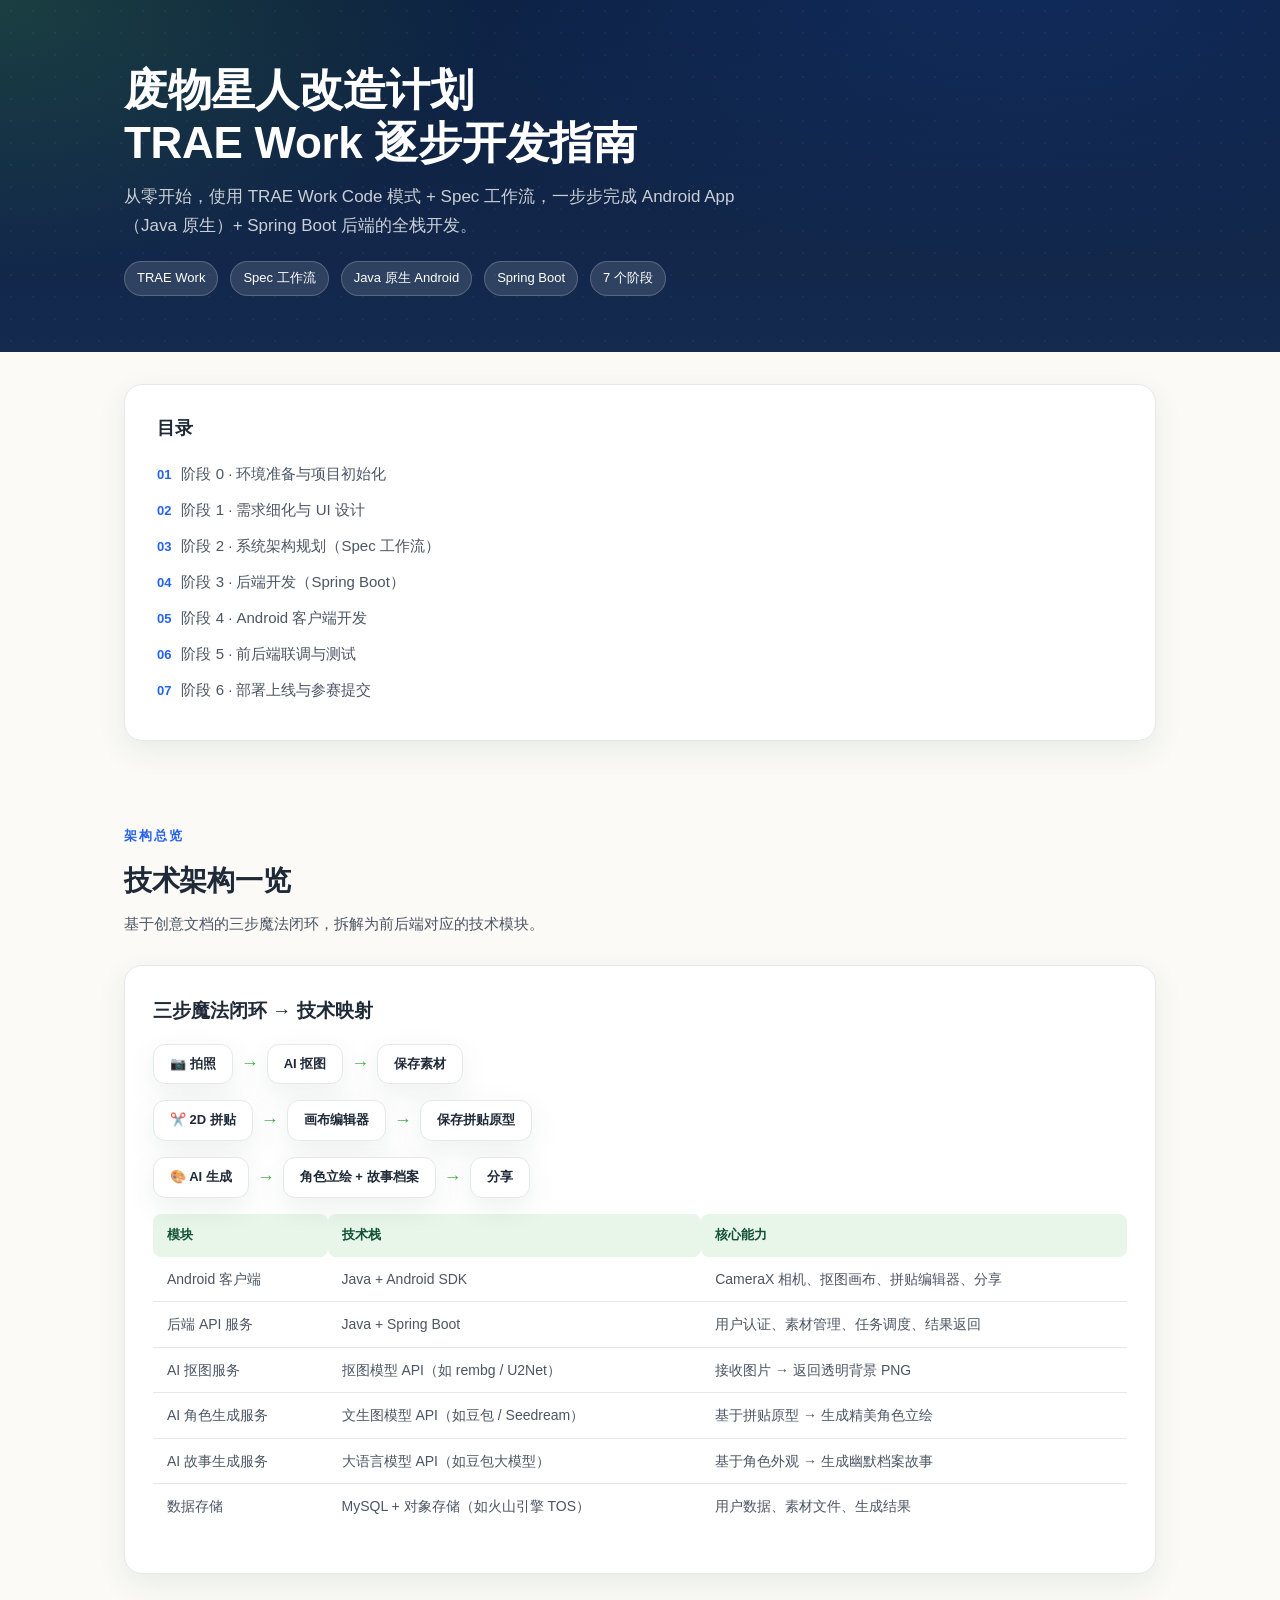
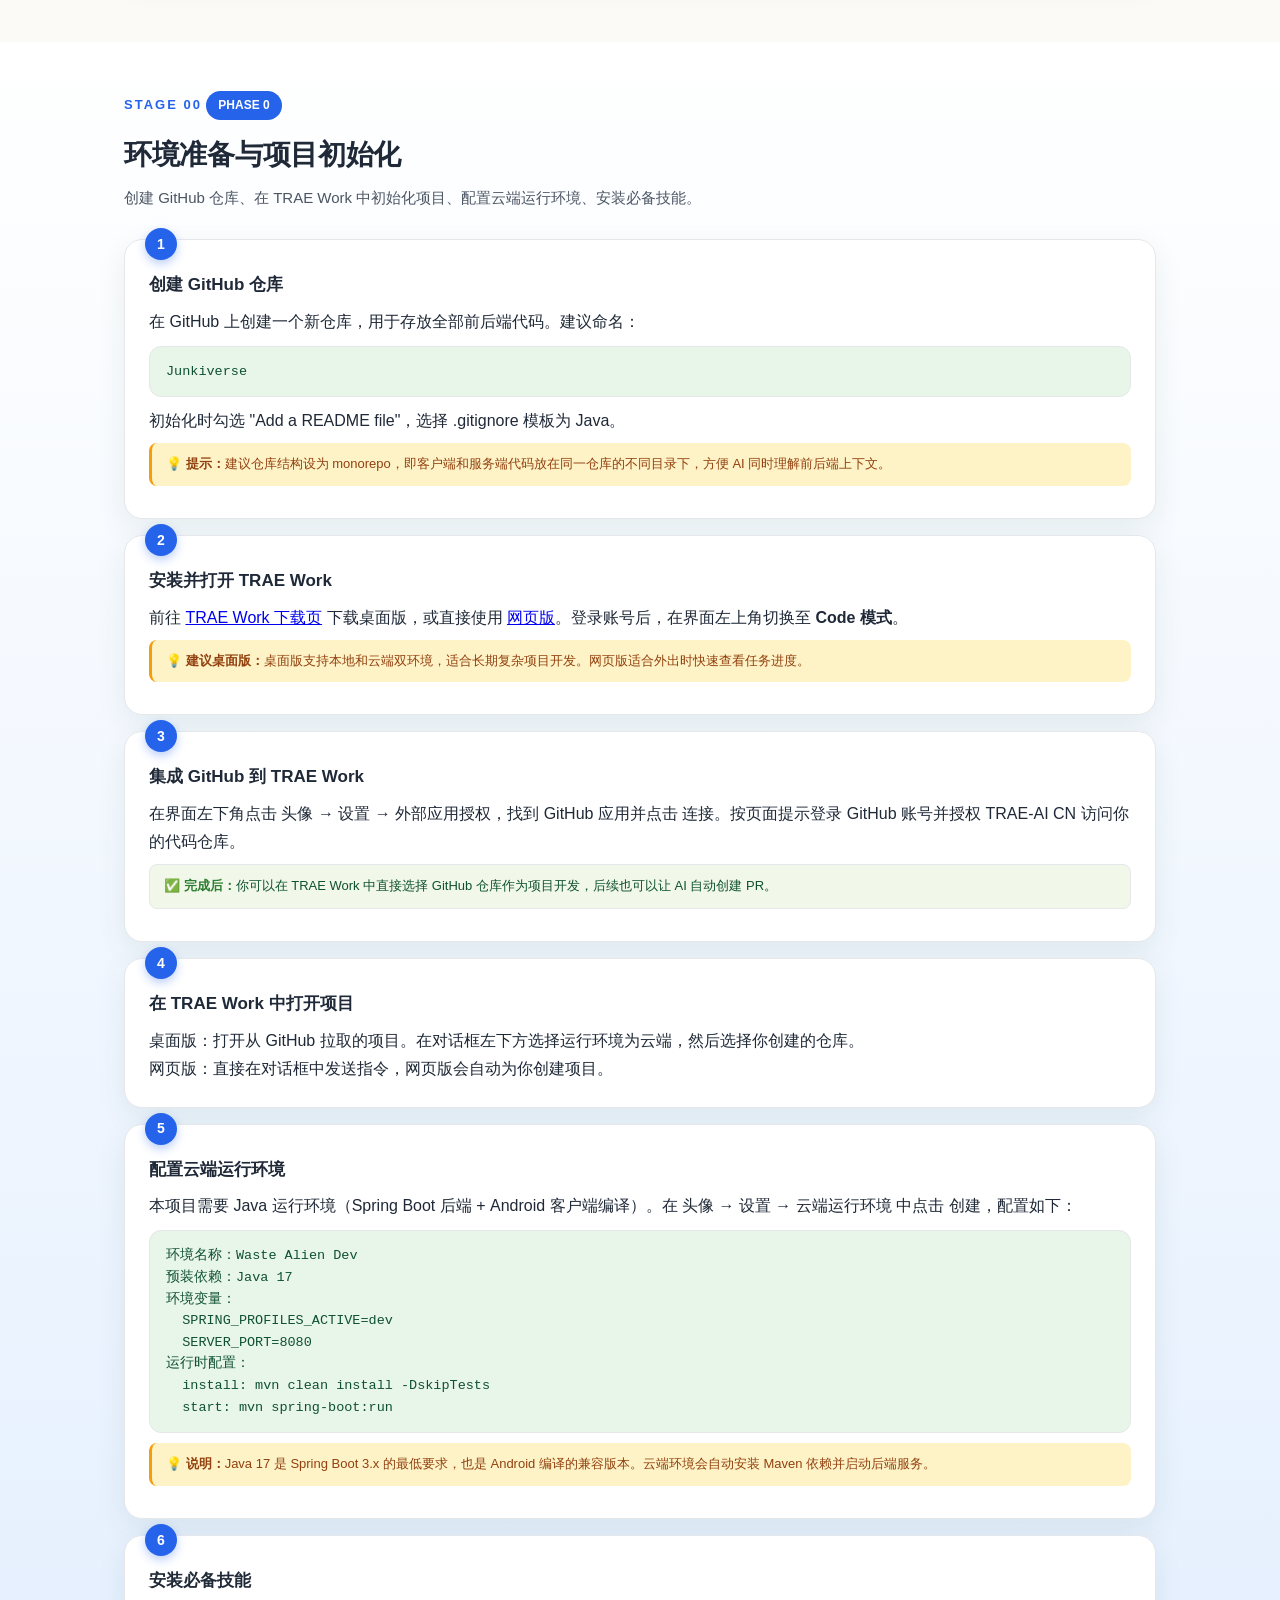
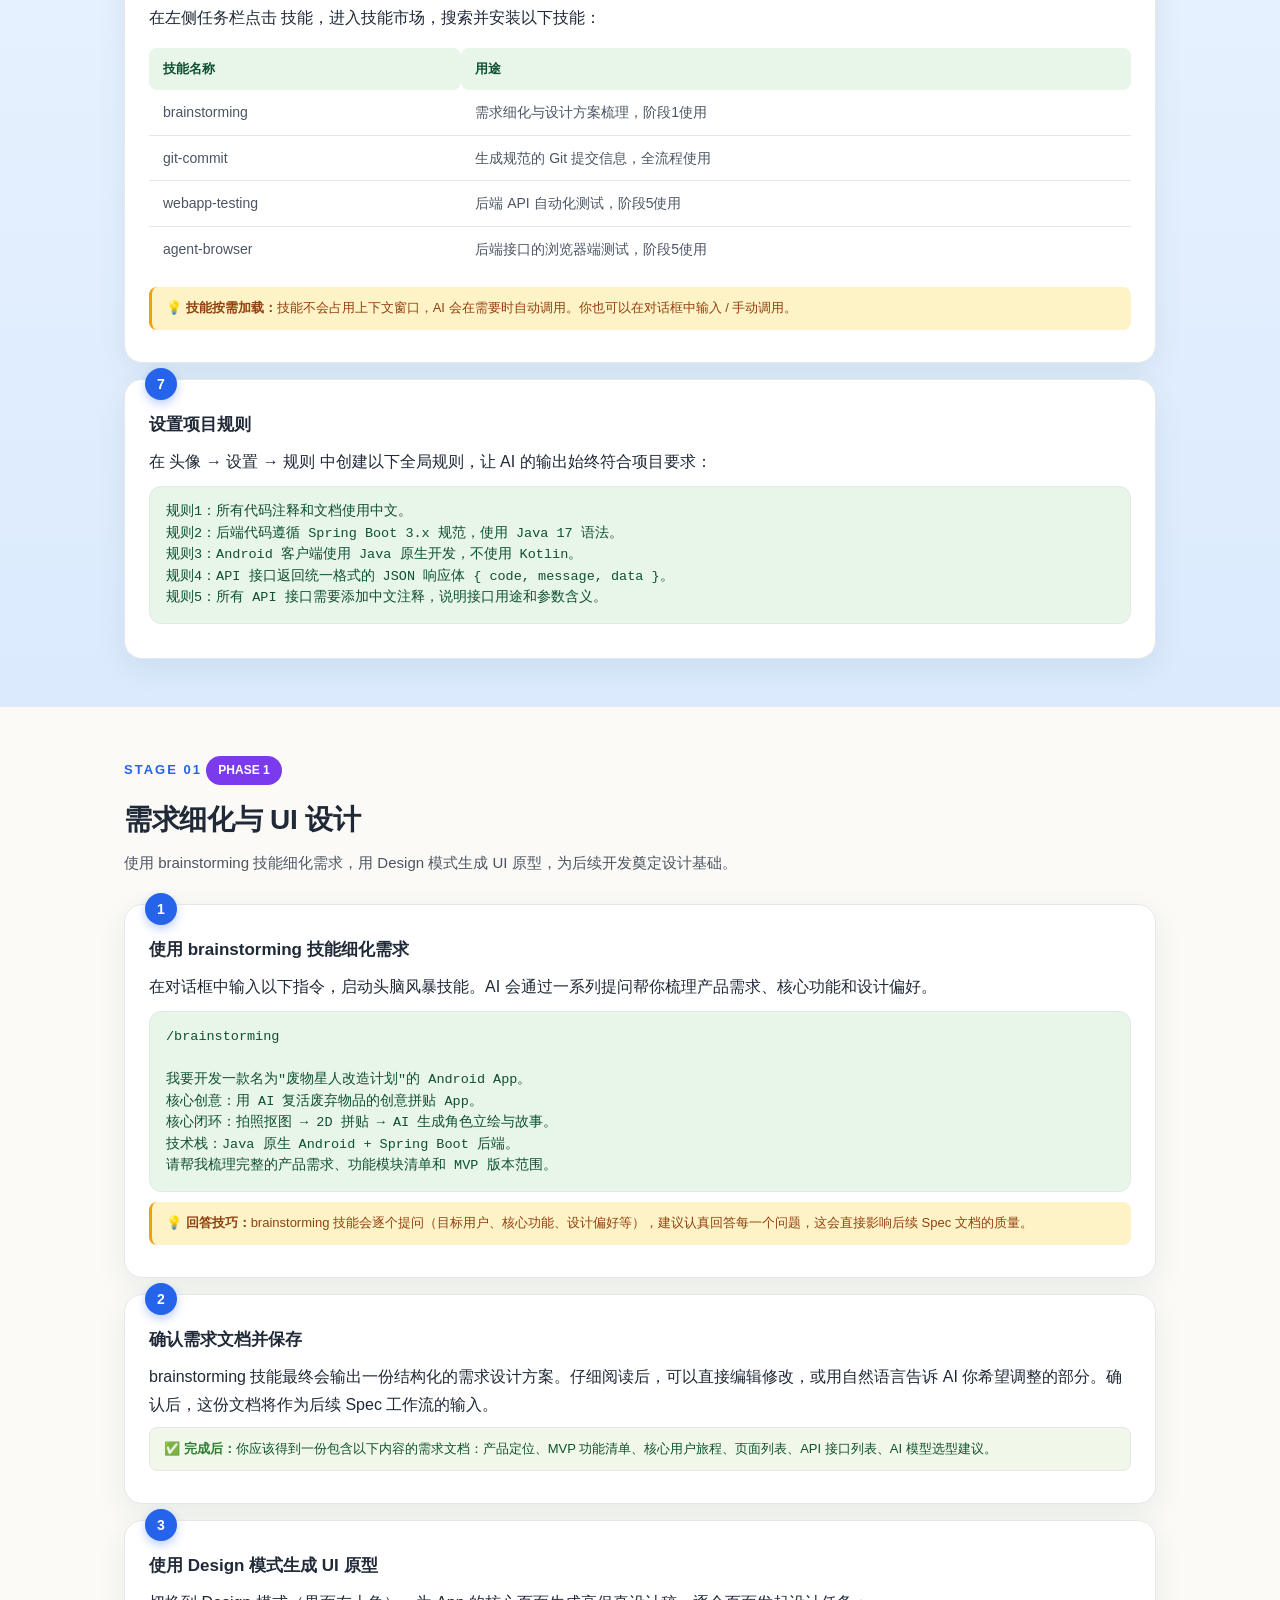
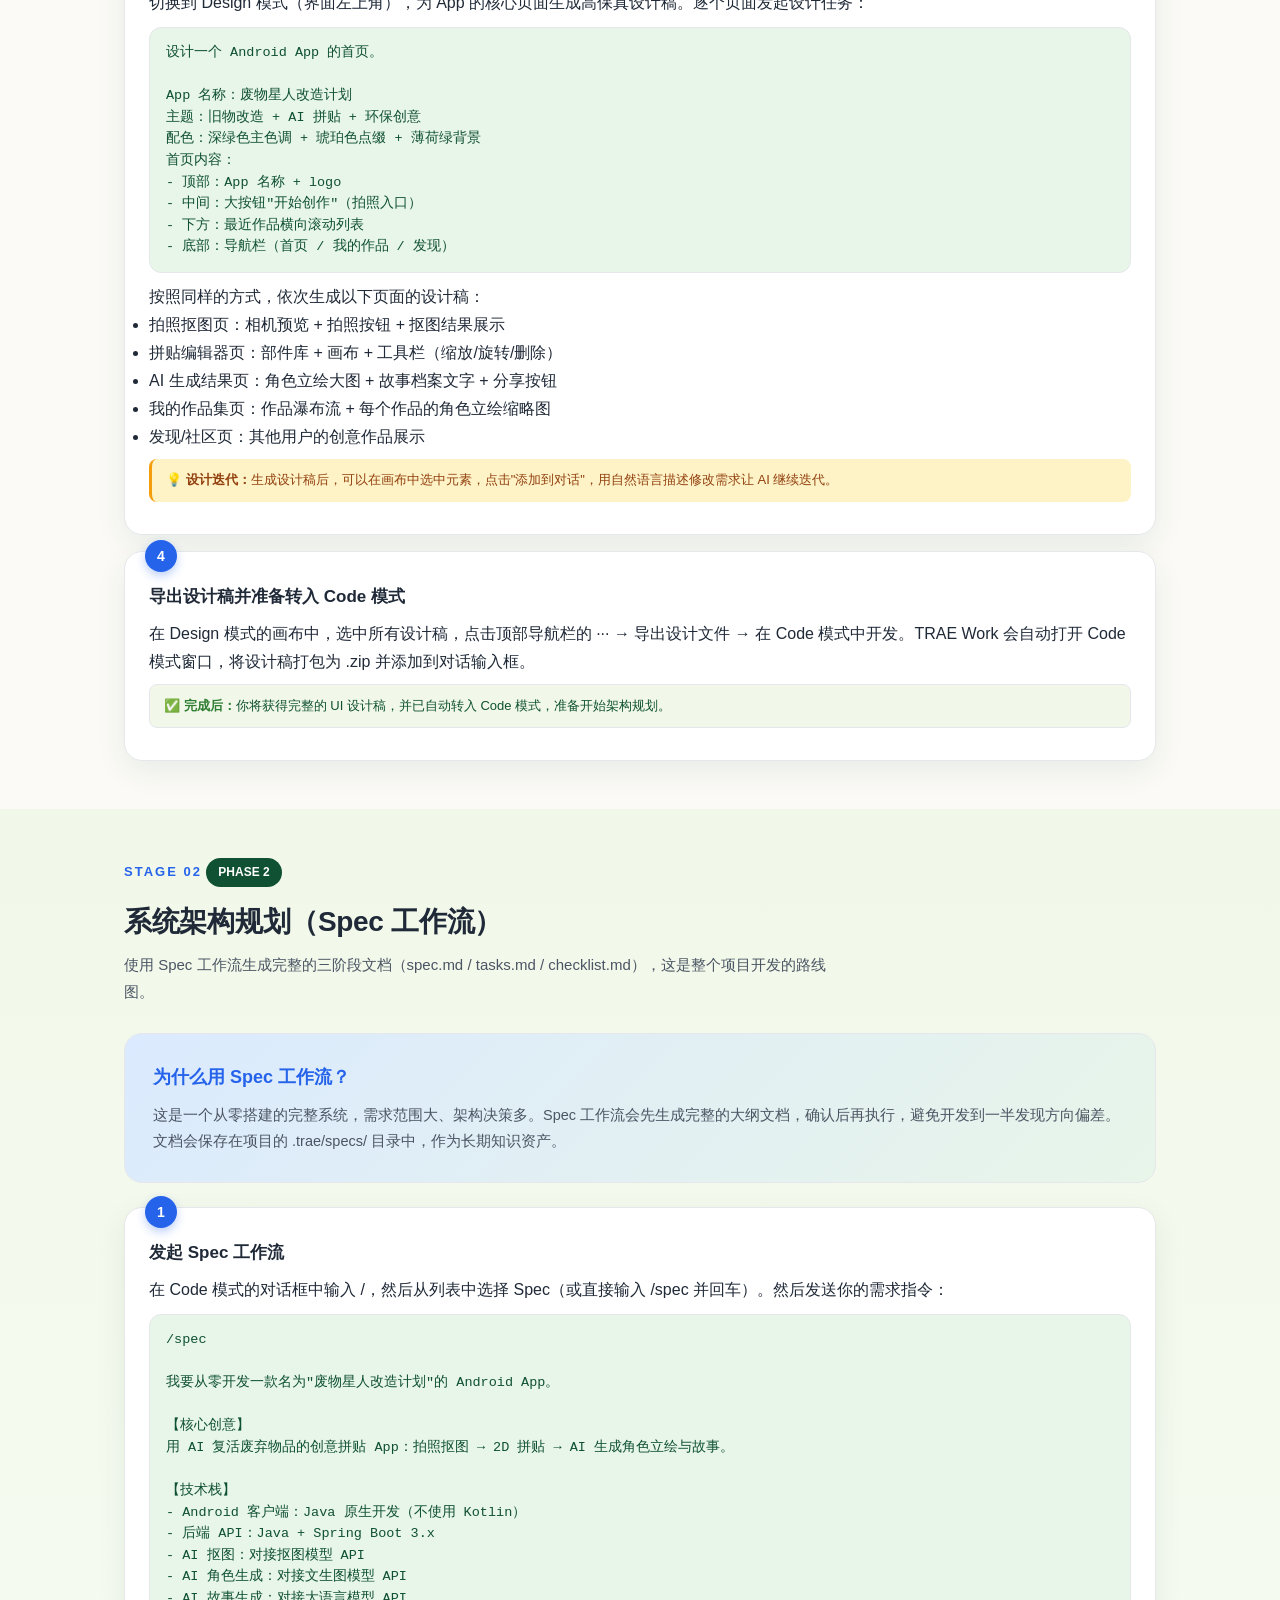
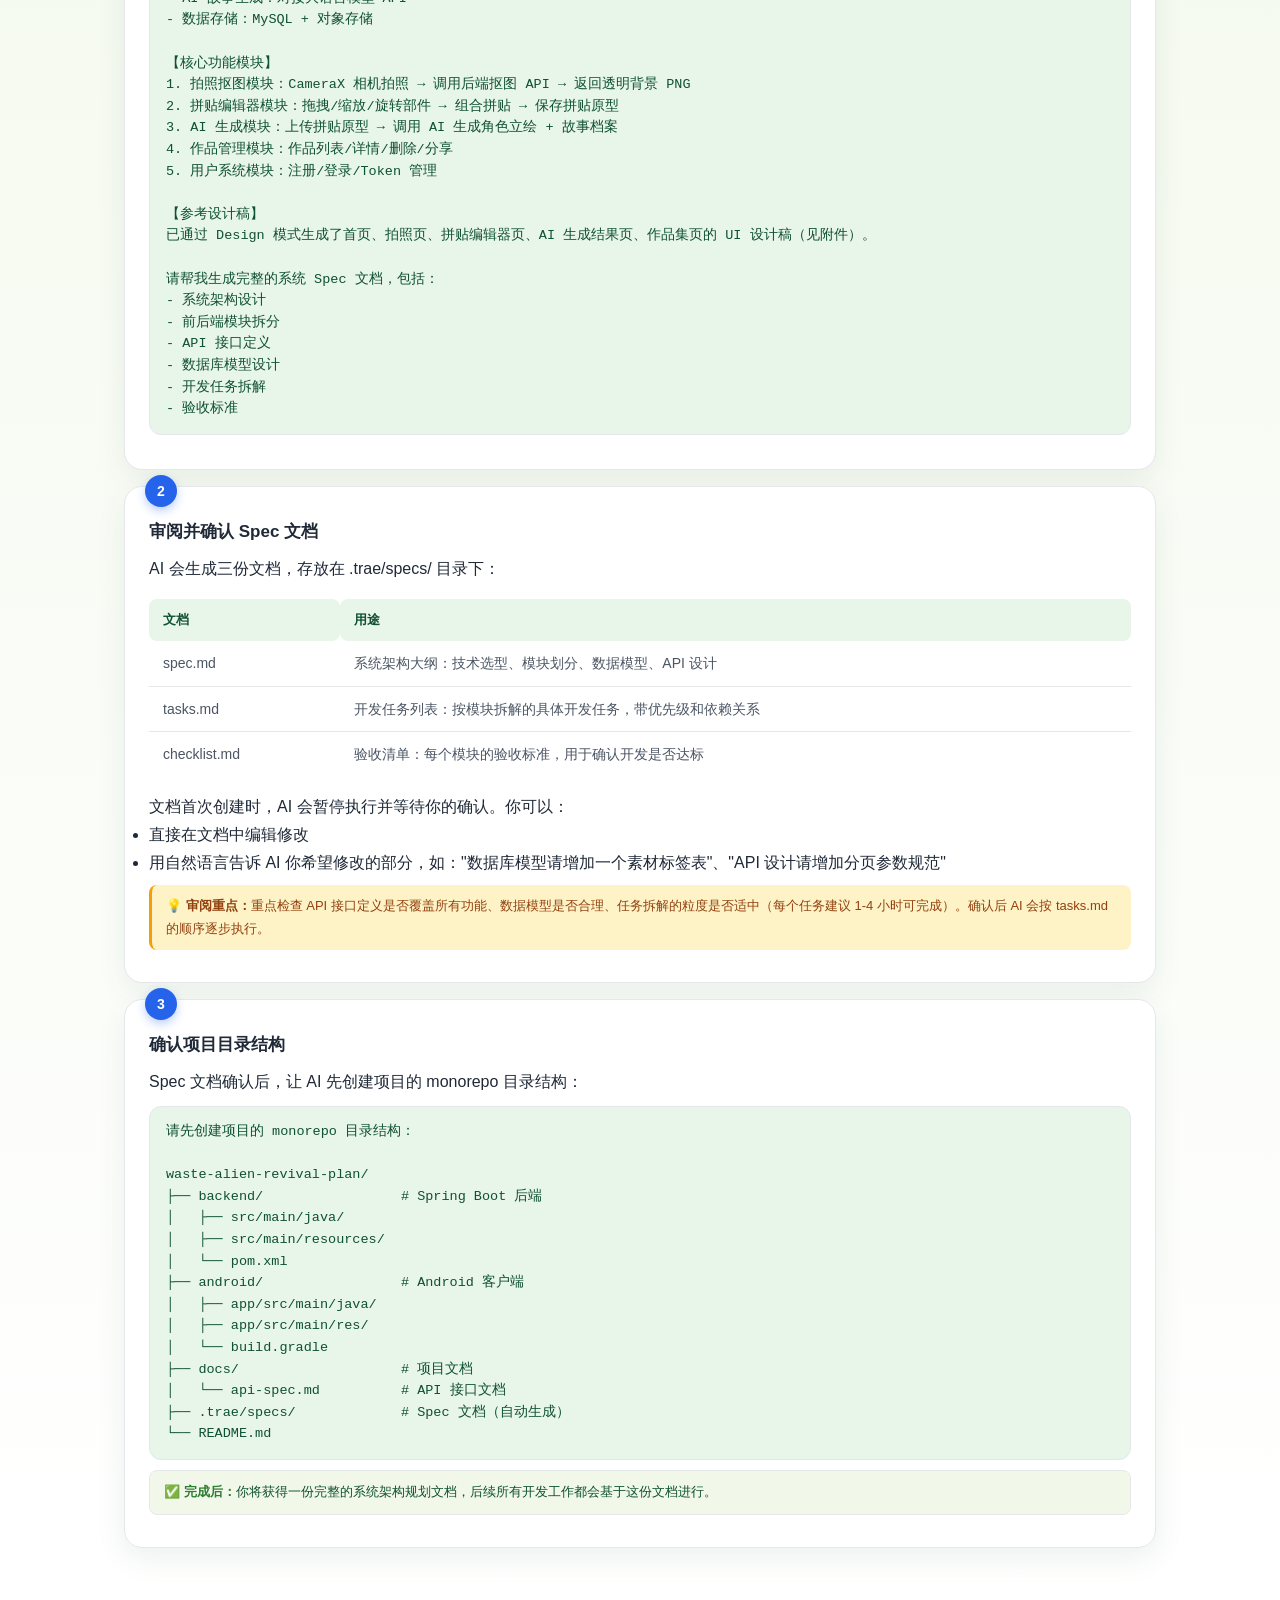
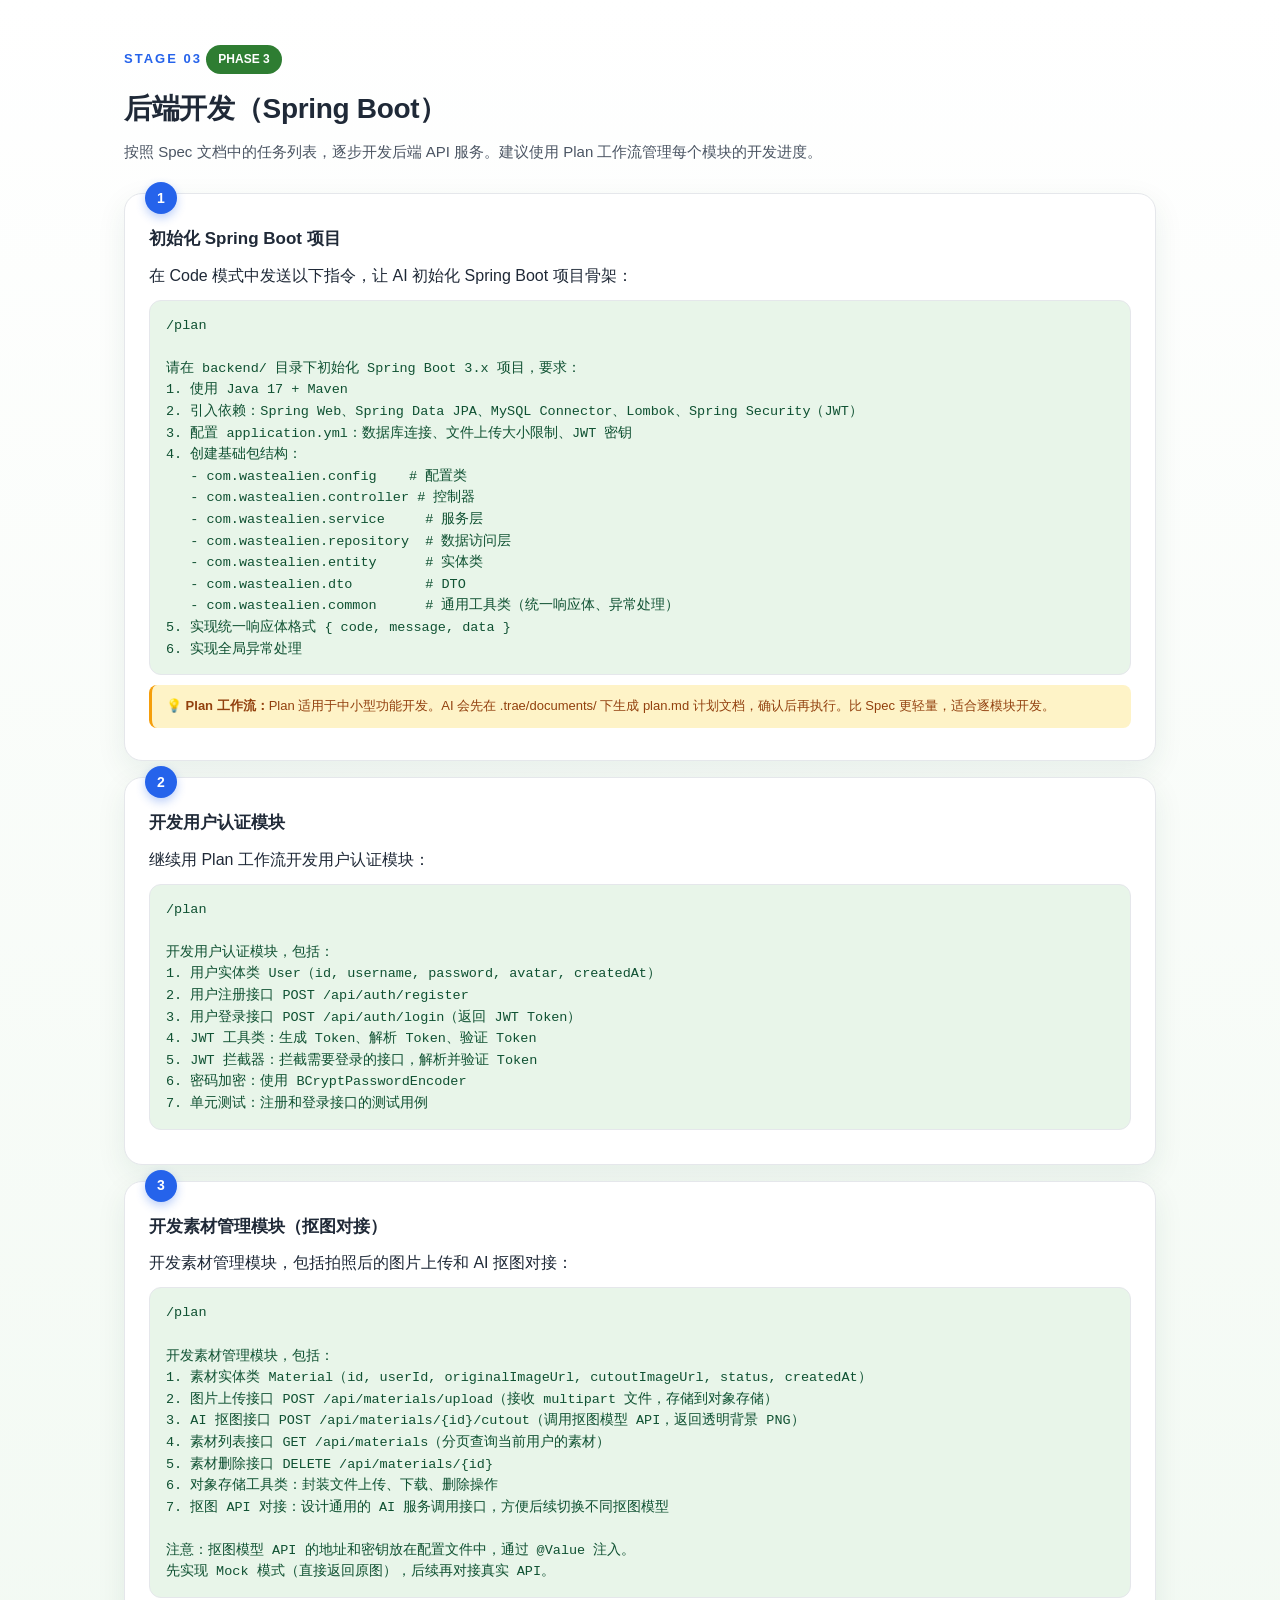
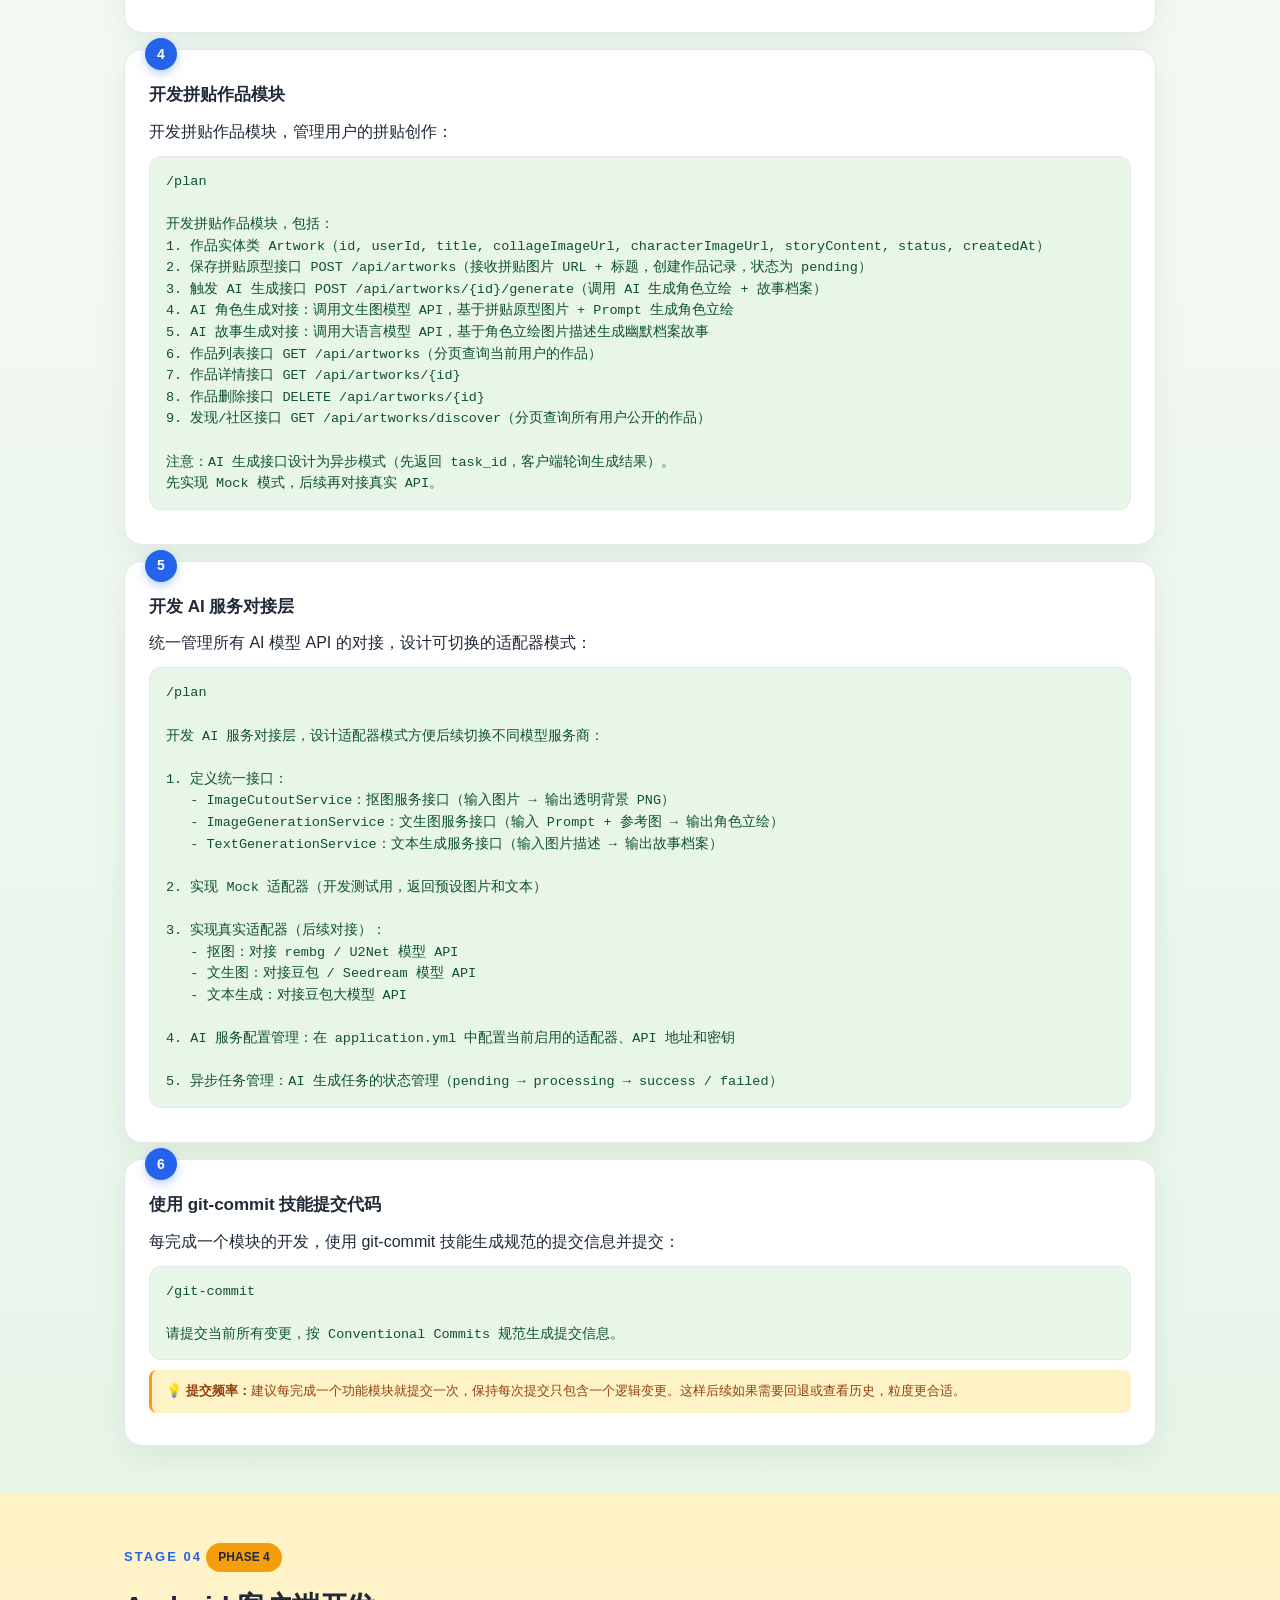
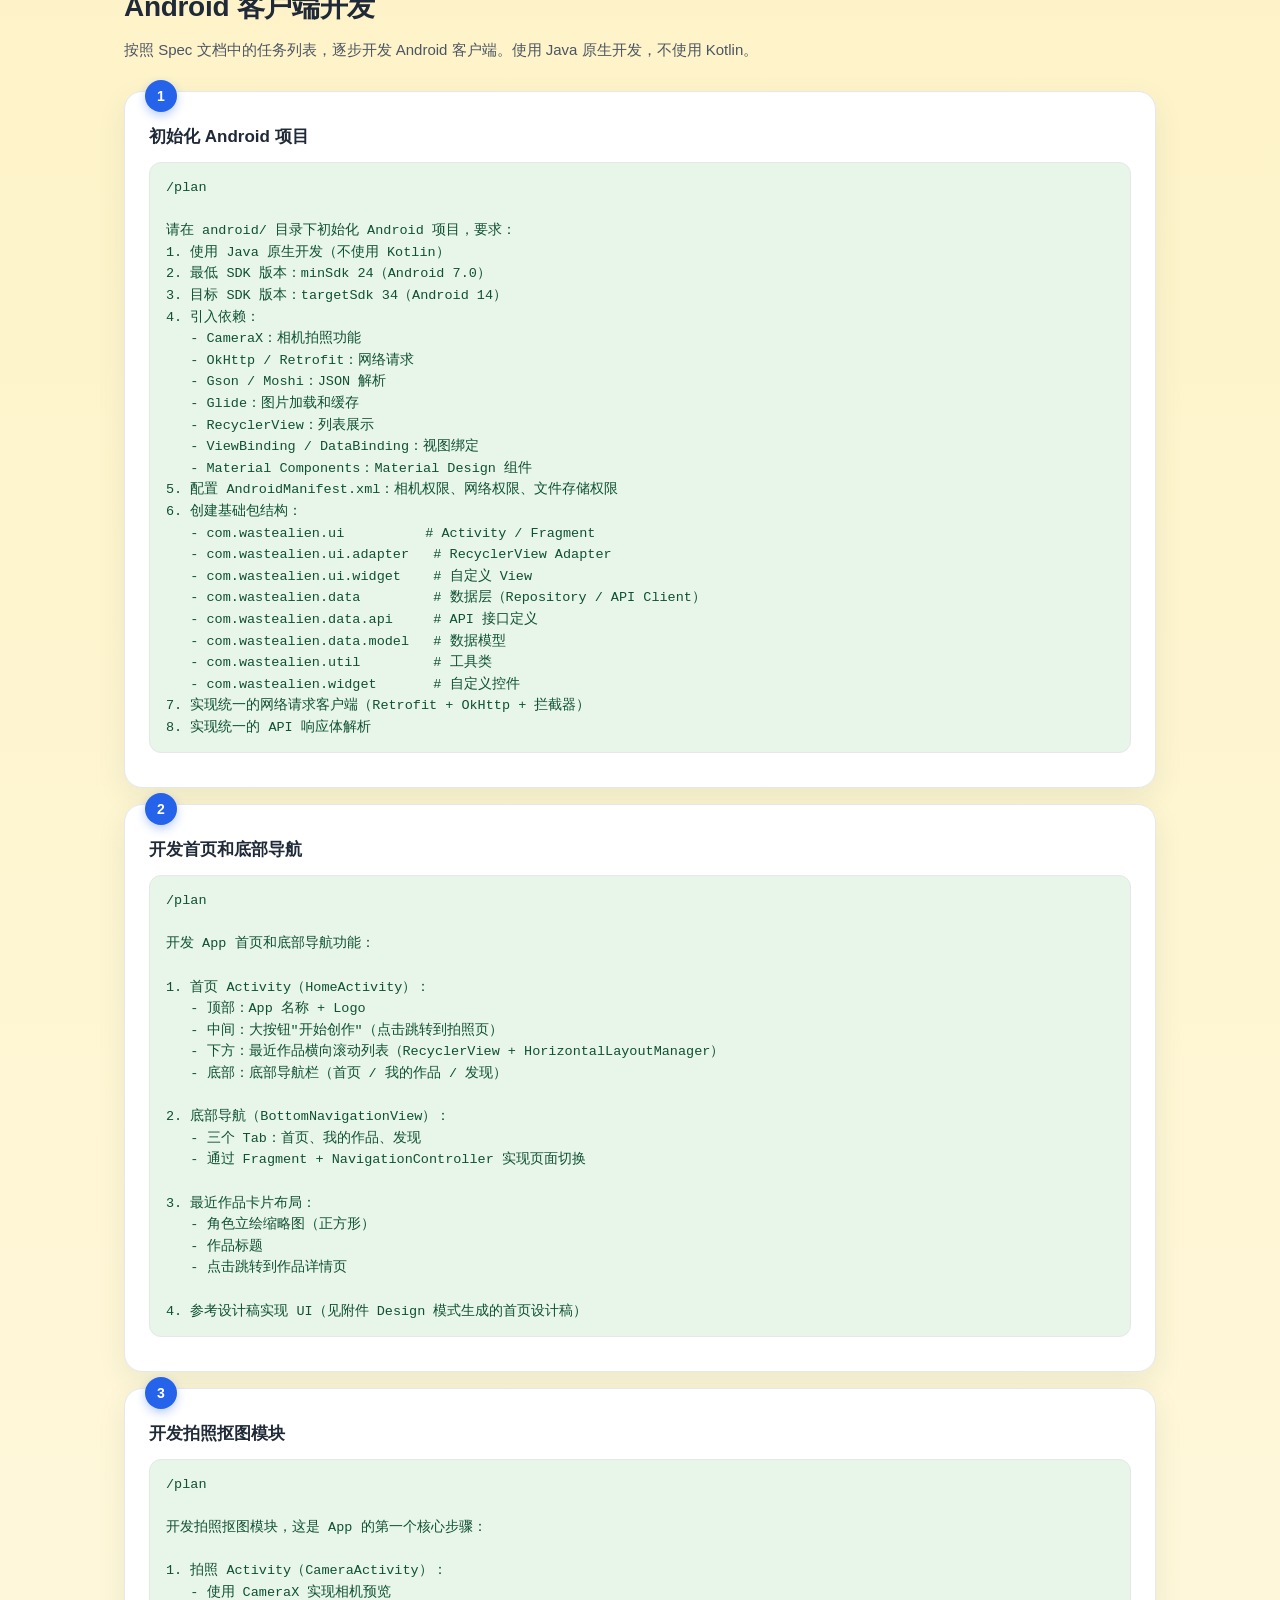
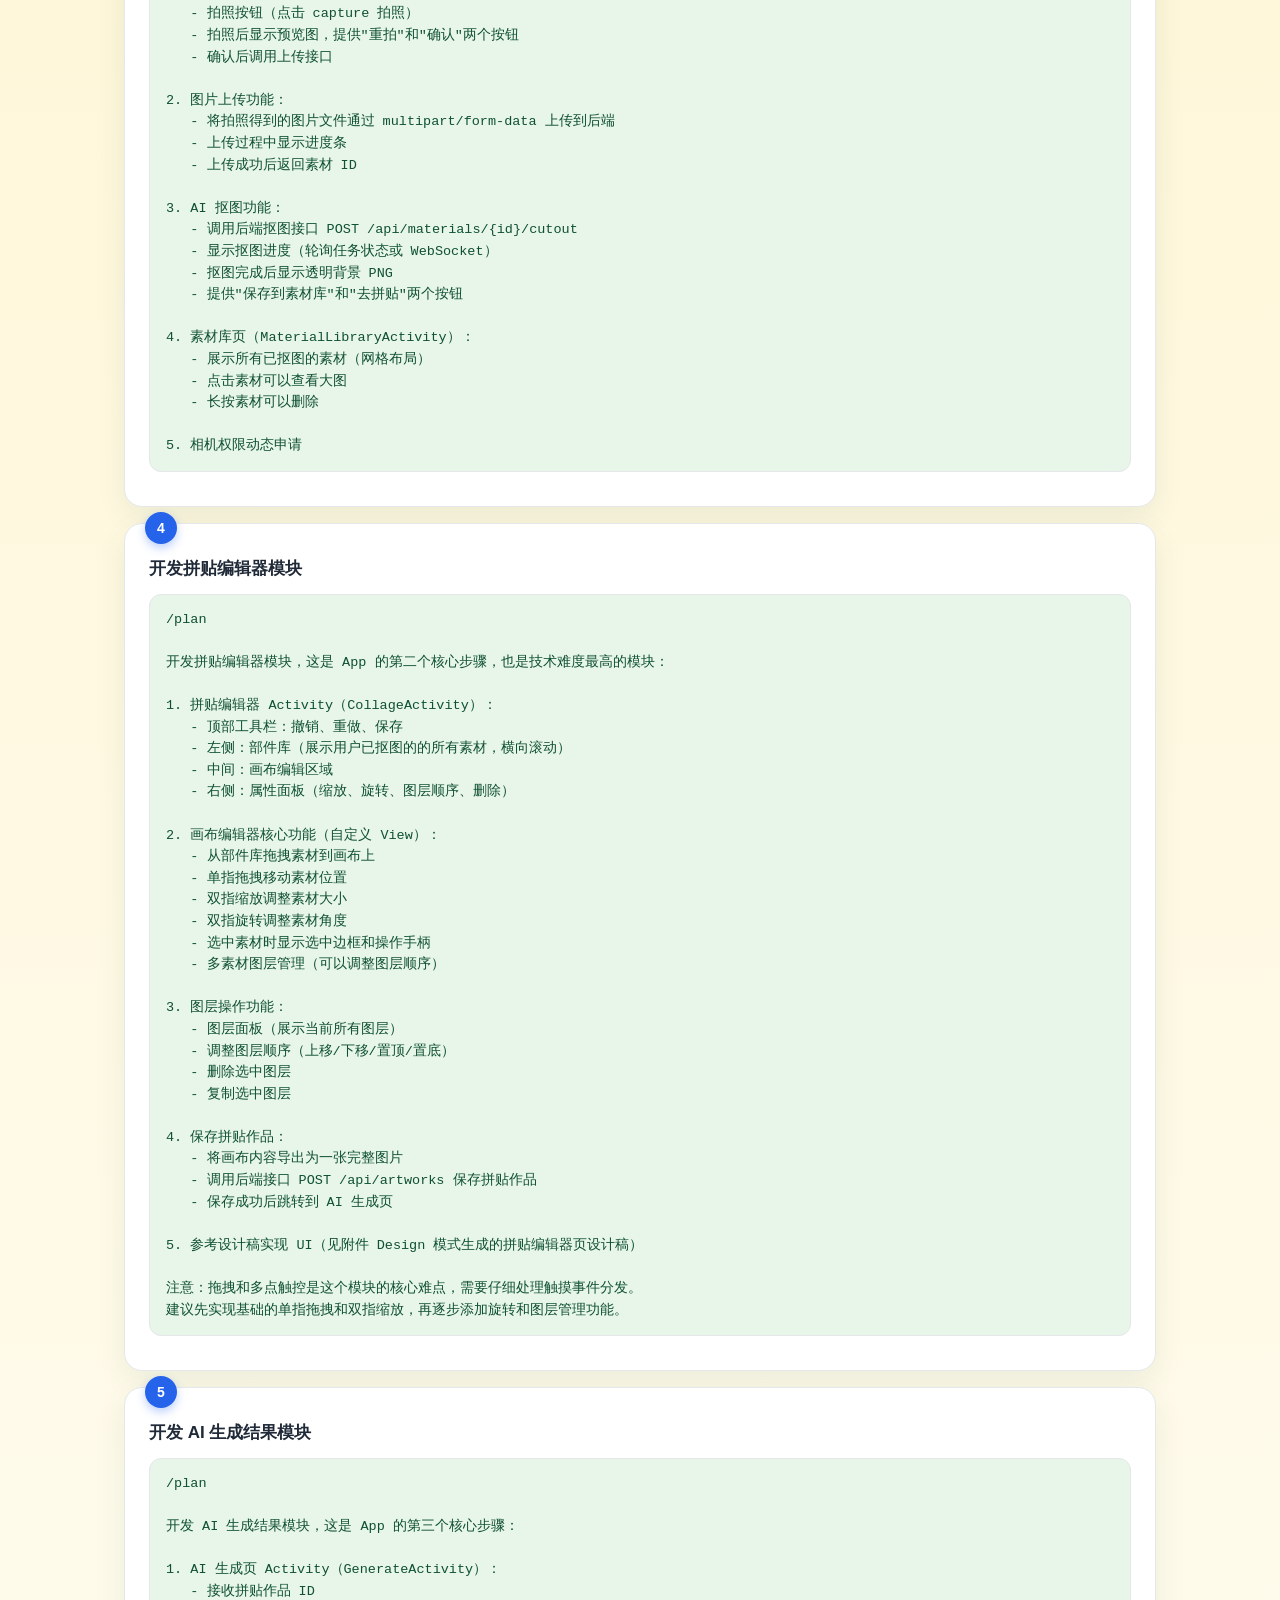
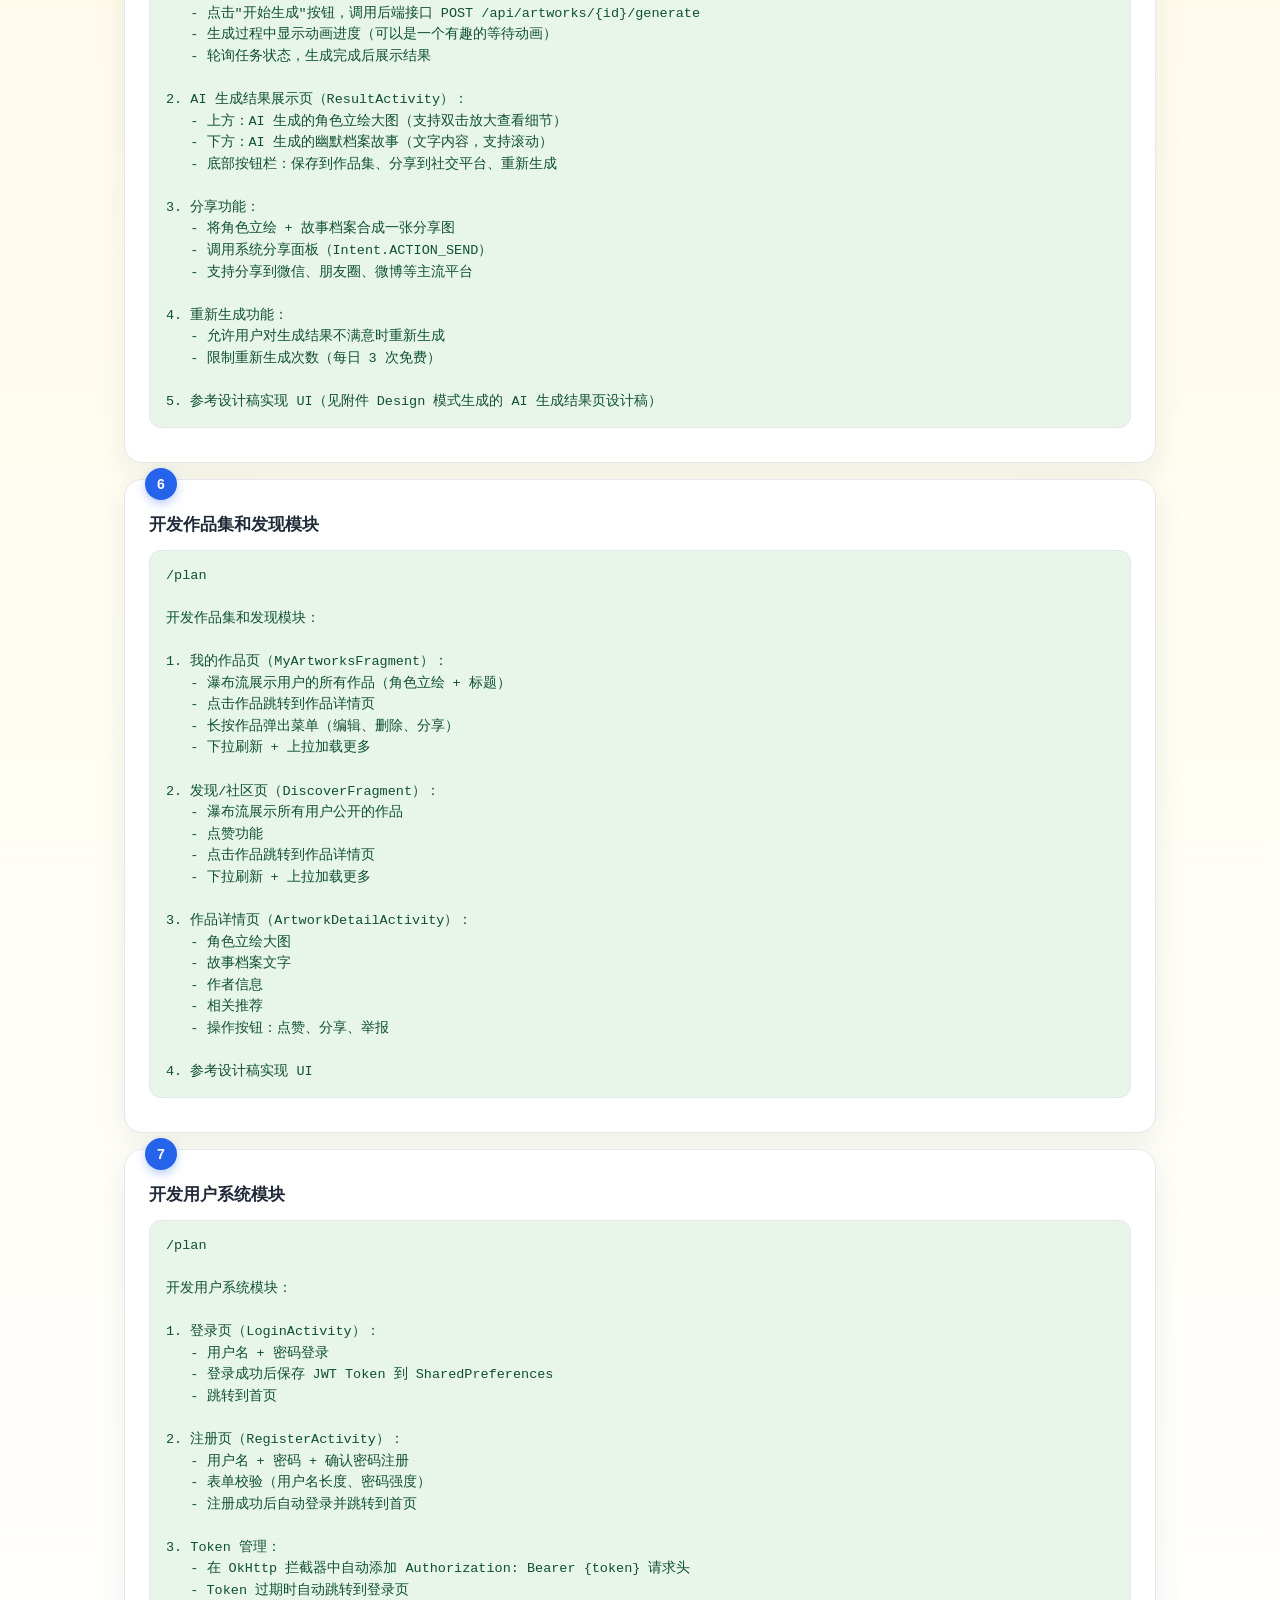
<file: 废物星人改造计划-TRAE-Work开发指南.html>
<!DOCTYPE html>
<html lang="zh-CN">
<head>
<meta charset="UTF-8">
<meta name="viewport" content="width=device-width, initial-scale=1.0">
<title>废物星人改造计划 · TRAE Work 开发指南</title>
<style>
  :root{
    --green-deep:#0F5132;
    --green:#2E7D32;
    --green-soft:#4CAF50;
    --mint:#E8F5E9;
    --mint-2:#F1F8E9;
    --amber:#F59E0B;
    --amber-soft:#FEF3C7;
    --blue:#2563EB;
    --blue-soft:#DBEAFE;
    --purple:#7C3AED;
    --purple-soft:#EDE9FE;
    --ink:#1f2937;
    --ink-soft:#4b5563;
    --line:#e5e7eb;
    --bg:#fbfaf6;
    --card:#ffffff;
    --radius:18px;
    --shadow:0 10px 30px rgba(15,81,50,.08);
    --shadow-lg:0 18px 50px rgba(15,81,50,.12);
  }
  *{box-sizing:border-box;margin:0;padding:0}
  html{scroll-behavior:smooth}
  body{
    font-family:"PingFang SC","Microsoft YaHei","HarmonyOS Sans SC",-apple-system,sans-serif;
    color:var(--ink);
    background:var(--bg);
    line-height:1.75;
    -webkit-font-smoothing:antialiased;
  }
  .wrap{max-width:1080px;margin:0 auto;padding:0 24px}

  /* HERO */
  .hero{
    position:relative;overflow:hidden;
    background:radial-gradient(1200px 500px at 80% -10%, rgba(37,99,235,.18), transparent 60%),
               radial-gradient(900px 500px at 0% 0%, rgba(76,175,80,.22), transparent 55%),
               linear-gradient(180deg,#0c1f3d 0%, #142a4f 100%);
    color:#fff;padding:64px 0 56px;
  }
  .hero::after{
    content:"";position:absolute;inset:0;
    background-image:radial-gradient(rgba(255,255,255,.08) 1px, transparent 1px);
    background-size:22px 22px;opacity:.5;pointer-events:none;
  }
  .hero h1{font-size:clamp(28px,4vw,44px);line-height:1.2;font-weight:800;letter-spacing:-.3px;margin-bottom:12px;position:relative}
  .hero .sub{font-size:17px;color:rgba(255,255,255,.78);max-width:620px;position:relative}
  .hero .meta{display:flex;gap:12px;margin-top:20px;position:relative;flex-wrap:wrap}
  .hero .meta span{font-size:13px;padding:5px 12px;border-radius:999px;background:rgba(255,255,255,.12);border:1px solid rgba(255,255,255,.2)}

  /* TOC */
  .toc{background:var(--card);border:1px solid var(--line);border-radius:var(--radius);padding:28px 32px;margin:32px 0;box-shadow:var(--shadow)}
  .toc h3{font-size:18px;color:var(--ink);margin-bottom:16px}
  .toc ol{list-style:none;counter-reset:toc}
  .toc li{counter-increment:toc;margin-bottom:8px}
  .toc li::before{content:counter(toc,decimal-leading-zero);font-weight:800;color:var(--blue);margin-right:10px;font-size:13px}
  .toc a{color:var(--ink-soft);text-decoration:none;font-size:15px;transition:color .2s}
  .toc a:hover{color:var(--blue)}

  /* SECTION */
  section{padding:48px 0}
  .eyebrow{display:inline-block;font-size:13px;font-weight:700;letter-spacing:2px;color:var(--blue);text-transform:uppercase;margin-bottom:8px}
  .sec-title{font-size:28px;font-weight:800;color:var(--ink);margin-bottom:6px;letter-spacing:-.3px}
  .sec-desc{color:var(--ink-soft);max-width:720px;margin-bottom:28px;font-size:15px}

  /* CARD */
  .card{background:var(--card);border:1px solid var(--line);border-radius:var(--radius);padding:28px;box-shadow:var(--shadow);margin-bottom:20px}
  .card h3{font-size:19px;margin-bottom:10px;color:var(--ink)}
  .card h4{font-size:16px;margin:16px 0 8px;color:var(--green-deep)}
  .card p{color:var(--ink-soft);font-size:15px;margin-bottom:8px}
  .card ul{margin:8px 0 8px 20px}
  .card li{font-size:14.5px;color:var(--ink-soft);margin-bottom:4px}

  /* PHASE BADGE */
  .phase-badge{display:inline-flex;align-items:center;gap:6px;font-size:12px;font-weight:700;color:#fff;padding:4px 12px;border-radius:999px;margin-bottom:10px}
  .phase-badge.setup{background:var(--blue)}
  .phase-badge.design{background:var(--purple)}
  .phase-badge.plan{background:var(--green-deep)}
  .phase-badge.backend{background:var(--green)}
  .phase-badge.android{background:var(--amber);color:#1f2937}
  .phase-badge.test{background:#8b5cf6}
  .phase-badge.deploy{background:#dc2626}

  /* STEP LIST */
  .steps{display:grid;gap:16px}
  .step-item{background:var(--card);border:1px solid var(--line);border-radius:var(--radius);padding:24px;box-shadow:var(--shadow);position:relative}
  .step-num{position:absolute;top:-12px;left:20px;width:32px;height:32px;border-radius:50%;background:var(--blue);color:#fff;font-weight:800;display:flex;align-items:center;justify-content:center;font-size:14px;box-shadow:0 4px 10px rgba(37,99,235,.3)}
  .step-item h4{font-size:17px;margin:6px 0 8px;color:var(--ink)}
  .step-item .prompt{background:var(--mint);border:1px solid var(--line);border-radius:12px;padding:14px 16px;margin:10px 0;font-size:13.5px;color:var(--green-deep);font-family:monospace;line-height:1.6;white-space:pre-wrap}
  .step-item .tip{background:var(--amber-soft);border-left:3px solid var(--amber);border-radius:8px;padding:10px 14px;margin:8px 0;font-size:13px;color:#92400e}
  .step-item .warn{background:#fef2f2;border-left:3px solid #ef4444;border-radius:8px;padding:10px 14px;margin:8px 0;font-size:13px;color:#991b1b}
  .step-item .done{background:var(--mint-2);border:1px solid var(--line);border-radius:8px;padding:10px 14px;margin:8px 0;font-size:13px;color:var(--green-deep)}
  .step-item .done strong{color:var(--green)}

  /* ARCH TABLE */
  .arch-table{width:100%;border-collapse:collapse;margin:16px 0;font-size:14px}
  .arch-table th{background:var(--mint);color:var(--green-deep);padding:10px 14px;text-align:left;border-radius:8px;font-size:13px}
  .arch-table td{padding:10px 14px;border-bottom:1px solid var(--line);color:var(--ink-soft)}
  .arch-table tr:last-child td{border-bottom:none}

  /* FLOW */
  .flow{display:flex;align-items:center;gap:8px;flex-wrap:wrap;margin:16px 0}
  .flow .node{background:var(--card);border:1px solid var(--line);border-radius:12px;padding:8px 16px;font-size:13px;font-weight:600;color:var(--ink);box-shadow:var(--shadow)}
  .flow .arrow{color:var(--green-soft);font-size:18px}

  /* CALLOUT */
  .callout{background:linear-gradient(135deg,var(--blue-soft),var(--mint));border:1px solid var(--line);border-radius:var(--radius);padding:28px;margin:24px 0}
  .callout h3{font-size:18px;color:var(--blue);margin-bottom:10px}
  .callout p{font-size:14.5px;color:var(--ink-soft)}

  /* FOOTER */
  footer{background:var(--green-deep);color:rgba(255,255,255,.8);padding:36px 0;text-align:center;font-size:13px}
  footer .logo{font-size:16px;font-weight:800;color:#fff;margin-bottom:6px}

  @media(max-width:768px){
    .hero{padding:48px 0 40px}
    section{padding:36px 0}
    .sec-title{font-size:22px}
    .toc{padding:20px 24px}
  }
</style>
</head>
<body>

<!-- HERO -->
<header class="hero">
  <div class="wrap">
    <h1>废物星人改造计划<br>TRAE Work 逐步开发指南</h1>
    <p class="sub">从零开始，使用 TRAE Work Code 模式 + Spec 工作流，一步步完成 Android App（Java 原生）+ Spring Boot 后端的全栈开发。</p>
    <div class="meta">
      <span>TRAE Work</span>
      <span>Spec 工作流</span>
      <span>Java 原生 Android</span>
      <span>Spring Boot</span>
      <span>7 个阶段</span>
    </div>
  </div>
</header>

<!-- TOC -->
<div class="wrap">
<div class="toc">
<h3>目录</h3>
<ol>
<li><a href="#phase0">阶段 0 · 环境准备与项目初始化</a></li>
<li><a href="#phase1">阶段 1 · 需求细化与 UI 设计</a></li>
<li><a href="#phase2">阶段 2 · 系统架构规划（Spec 工作流）</a></li>
<li><a href="#phase3">阶段 3 · 后端开发（Spring Boot）</a></li>
<li><a href="#phase4">阶段 4 · Android 客户端开发</a></li>
<li><a href="#phase5">阶段 5 · 前后端联调与测试</a></li>
<li><a href="#phase6">阶段 6 · 部署上线与参赛提交</a></li>
</ol>
</div>
</div>

<!-- ARCH OVERVIEW -->
<section>
<div class="wrap">
<span class="eyebrow">架构总览</span>
<h2 class="sec-title">技术架构一览</h2>
<p class="sec-desc">基于创意文档的三步魔法闭环，拆解为前后端对应的技术模块。</p>

<div class="card">
<h3>三步魔法闭环 → 技术映射</h3>
<div class="flow">
<span class="node">📷 拍照</span>
<span class="arrow">→</span>
<span class="node">AI 抠图</span>
<span class="arrow">→</span>
<span class="node">保存素材</span>
</div>
<div class="flow">
<span class="node">✂️ 2D 拼贴</span>
<span class="arrow">→</span>
<span class="node">画布编辑器</span>
<span class="arrow">→</span>
<span class="node">保存拼贴原型</span>
</div>
<div class="flow">
<span class="node">🎨 AI 生成</span>
<span class="arrow">→</span>
<span class="node">角色立绘 + 故事档案</span>
<span class="arrow">→</span>
<span class="node">分享</span>
</div>

<table class="arch-table">
<thead><tr><th>模块</th><th>技术栈</th><th>核心能力</th></tr></thead>
<tbody>
<tr><td>Android 客户端</td><td>Java + Android SDK</td><td>CameraX 相机、抠图画布、拼贴编辑器、分享</td></tr>
<tr><td>后端 API 服务</td><td>Java + Spring Boot</td><td>用户认证、素材管理、任务调度、结果返回</td></tr>
<tr><td>AI 抠图服务</td><td>抠图模型 API（如 rembg / U2Net）</td><td>接收图片 → 返回透明背景 PNG</td></tr>
<tr><td>AI 角色生成服务</td><td>文生图模型 API（如豆包 / Seedream）</td><td>基于拼贴原型 → 生成精美角色立绘</td></tr>
<tr><td>AI 故事生成服务</td><td>大语言模型 API（如豆包大模型）</td><td>基于角色外观 → 生成幽默档案故事</td></tr>
<tr><td>数据存储</td><td>MySQL + 对象存储（如火山引擎 TOS）</td><td>用户数据、素材文件、生成结果</td></tr>
</tbody>
</table>
</div>
</div>
</section>

<!-- PHASE 0 -->
<section id="phase0" style="background:linear-gradient(180deg,#fff,var(--blue-soft))">
<div class="wrap">
<span class="eyebrow">Stage 00</span>
<span class="phase-badge setup">PHASE 0</span>
<h2 class="sec-title">环境准备与项目初始化</h2>
<p class="sec-desc">创建 GitHub 仓库、在 TRAE Work 中初始化项目、配置云端运行环境、安装必备技能。</p>

<div class="steps">

<div class="step-item">
<span class="step-num">1</span>
<h4>创建 GitHub 仓库</h4>
<p>在 GitHub 上创建一个新仓库，用于存放全部前后端代码。建议命名：</p>
<div class="prompt">Junkiverse</div>
<p>初始化时勾选 "Add a README file"，选择 .gitignore 模板为 Java。</p>
<div class="tip"><strong>💡 提示：</strong>建议仓库结构设为 monorepo，即客户端和服务端代码放在同一仓库的不同目录下，方便 AI 同时理解前后端上下文。</div>
</div>

<div class="step-item">
<span class="step-num">2</span>
<h4>安装并打开 TRAE Work</h4>
<p>前往 <a href="https://www.trae.cn/ide/download" target="_blank">TRAE Work 下载页</a> 下载桌面版，或直接使用 <a href="https://work.trae.cn/" target="_blank">网页版</a>。登录账号后，在界面左上角切换至 <strong>Code 模式</strong>。</p>
<div class="tip"><strong>💡 建议桌面版：</strong>桌面版支持本地和云端双环境，适合长期复杂项目开发。网页版适合外出时快速查看任务进度。</div>
</div>

<div class="step-item">
<span class="step-num">3</span>
<h4>集成 GitHub 到 TRAE Work</h4>
<p>在界面左下角点击 头像 → 设置 → 外部应用授权，找到 GitHub 应用并点击 连接。按页面提示登录 GitHub 账号并授权 TRAE-AI CN 访问你的代码仓库。</p>
<div class="done"><strong>✅ 完成后：</strong>你可以在 TRAE Work 中直接选择 GitHub 仓库作为项目开发，后续也可以让 AI 自动创建 PR。</div>
</div>

<div class="step-item">
<span class="step-num">4</span>
<h4>在 TRAE Work 中打开项目</h4>
<p>桌面版：打开从 GitHub 拉取的项目。在对话框左下方选择运行环境为云端，然后选择你创建的仓库。</p>
<p>网页版：直接在对话框中发送指令，网页版会自动为你创建项目。</p>
</div>

<div class="step-item">
<span class="step-num">5</span>
<h4>配置云端运行环境</h4>
<p>本项目需要 Java 运行环境（Spring Boot 后端 + Android 客户端编译）。在 头像 → 设置 → 云端运行环境 中点击 创建，配置如下：</p>
<div class="prompt">环境名称：Waste Alien Dev
预装依赖：Java 17
环境变量：
  SPRING_PROFILES_ACTIVE=dev
  SERVER_PORT=8080
运行时配置：
  install: mvn clean install -DskipTests
  start: mvn spring-boot:run</div>
<div class="tip"><strong>💡 说明：</strong>Java 17 是 Spring Boot 3.x 的最低要求，也是 Android 编译的兼容版本。云端环境会自动安装 Maven 依赖并启动后端服务。</div>
</div>

<div class="step-item">
<span class="step-num">6</span>
<h4>安装必备技能</h4>
<p>在左侧任务栏点击 技能，进入技能市场，搜索并安装以下技能：</p>
<table class="arch-table">
<thead><tr><th>技能名称</th><th>用途</th></tr></thead>
<tbody>
<tr><td>brainstorming</td><td>需求细化与设计方案梳理，阶段1使用</td></tr>
<tr><td>git-commit</td><td>生成规范的 Git 提交信息，全流程使用</td></tr>
<tr><td>webapp-testing</td><td>后端 API 自动化测试，阶段5使用</td></tr>
<tr><td>agent-browser</td><td>后端接口的浏览器端测试，阶段5使用</td></tr>
</tbody>
</table>
<div class="tip"><strong>💡 技能按需加载：</strong>技能不会占用上下文窗口，AI 会在需要时自动调用。你也可以在对话框中输入 / 手动调用。</div>
</div>

<div class="step-item">
<span class="step-num">7</span>
<h4>设置项目规则</h4>
<p>在 头像 → 设置 → 规则 中创建以下全局规则，让 AI 的输出始终符合项目要求：</p>
<div class="prompt">规则1：所有代码注释和文档使用中文。
规则2：后端代码遵循 Spring Boot 3.x 规范，使用 Java 17 语法。
规则3：Android 客户端使用 Java 原生开发，不使用 Kotlin。
规则4：API 接口返回统一格式的 JSON 响应体 { code, message, data }。
规则5：所有 API 接口需要添加中文注释，说明接口用途和参数含义。</div>
</div>

</div>
</div>
</section>

<!-- PHASE 1 -->
<section id="phase1">
<div class="wrap">
<span class="eyebrow">Stage 01</span>
<span class="phase-badge design">PHASE 1</span>
<h2 class="sec-title">需求细化与 UI 设计</h2>
<p class="sec-desc">使用 brainstorming 技能细化需求，用 Design 模式生成 UI 原型，为后续开发奠定设计基础。</p>

<div class="steps">

<div class="step-item">
<span class="step-num">1</span>
<h4>使用 brainstorming 技能细化需求</h4>
<p>在对话框中输入以下指令，启动头脑风暴技能。AI 会通过一系列提问帮你梳理产品需求、核心功能和设计偏好。</p>
<div class="prompt">/brainstorming

我要开发一款名为"废物星人改造计划"的 Android App。
核心创意：用 AI 复活废弃物品的创意拼贴 App。
核心闭环：拍照抠图 → 2D 拼贴 → AI 生成角色立绘与故事。
技术栈：Java 原生 Android + Spring Boot 后端。
请帮我梳理完整的产品需求、功能模块清单和 MVP 版本范围。</div>
<div class="tip"><strong>💡 回答技巧：</strong>brainstorming 技能会逐个提问（目标用户、核心功能、设计偏好等），建议认真回答每一个问题，这会直接影响后续 Spec 文档的质量。</div>
</div>

<div class="step-item">
<span class="step-num">2</span>
<h4>确认需求文档并保存</h4>
<p>brainstorming 技能最终会输出一份结构化的需求设计方案。仔细阅读后，可以直接编辑修改，或用自然语言告诉 AI 你希望调整的部分。确认后，这份文档将作为后续 Spec 工作流的输入。</p>
<div class="done"><strong>✅ 完成后：</strong>你应该得到一份包含以下内容的需求文档：产品定位、MVP 功能清单、核心用户旅程、页面列表、API 接口列表、AI 模型选型建议。</div>
</div>

<div class="step-item">
<span class="step-num">3</span>
<h4>使用 Design 模式生成 UI 原型</h4>
<p>切换到 Design 模式（界面左上角），为 App 的核心页面生成高保真设计稿。逐个页面发起设计任务：</p>
<div class="prompt">设计一个 Android App 的首页。

App 名称：废物星人改造计划
主题：旧物改造 + AI 拼贴 + 环保创意
配色：深绿色主色调 + 琥珀色点缀 + 薄荷绿背景
首页内容：
- 顶部：App 名称 + logo
- 中间：大按钮"开始创作"（拍照入口）
- 下方：最近作品横向滚动列表
- 底部：导航栏（首页 / 我的作品 / 发现）</div>
<p>按照同样的方式，依次生成以下页面的设计稿：</p>
<ul>
<li>拍照抠图页：相机预览 + 拍照按钮 + 抠图结果展示</li>
<li>拼贴编辑器页：部件库 + 画布 + 工具栏（缩放/旋转/删除）</li>
<li>AI 生成结果页：角色立绘大图 + 故事档案文字 + 分享按钮</li>
<li>我的作品集页：作品瀑布流 + 每个作品的角色立绘缩略图</li>
<li>发现/社区页：其他用户的创意作品展示</li>
</ul>
<div class="tip"><strong>💡 设计迭代：</strong>生成设计稿后，可以在画布中选中元素，点击"添加到对话"，用自然语言描述修改需求让 AI 继续迭代。</div>
</div>

<div class="step-item">
<span class="step-num">4</span>
<h4>导出设计稿并准备转入 Code 模式</h4>
<p>在 Design 模式的画布中，选中所有设计稿，点击顶部导航栏的 ··· → 导出设计文件 → 在 Code 模式中开发。TRAE Work 会自动打开 Code 模式窗口，将设计稿打包为 .zip 并添加到对话输入框。</p>
<div class="done"><strong>✅ 完成后：</strong>你将获得完整的 UI 设计稿，并已自动转入 Code 模式，准备开始架构规划。</div>
</div>

</div>
</div>
</section>

<!-- PHASE 2 -->
<section id="phase2" style="background:linear-gradient(180deg,var(--mint-2),#fff)">
<div class="wrap">
<span class="eyebrow">Stage 02</span>
<span class="phase-badge plan">PHASE 2</span>
<h2 class="sec-title">系统架构规划（Spec 工作流）</h2>
<p class="sec-desc">使用 Spec 工作流生成完整的三阶段文档（spec.md / tasks.md / checklist.md），这是整个项目开发的路线图。</p>

<div class="callout">
<h3>为什么用 Spec 工作流？</h3>
<p>这是一个从零搭建的完整系统，需求范围大、架构决策多。Spec 工作流会先生成完整的大纲文档，确认后再执行，避免开发到一半发现方向偏差。文档会保存在项目的 .trae/specs/ 目录中，作为长期知识资产。</p>
</div>

<div class="steps">

<div class="step-item">
<span class="step-num">1</span>
<h4>发起 Spec 工作流</h4>
<p>在 Code 模式的对话框中输入 /，然后从列表中选择 Spec（或直接输入 /spec 并回车）。然后发送你的需求指令：</p>
<div class="prompt">/spec

我要从零开发一款名为"废物星人改造计划"的 Android App。

【核心创意】
用 AI 复活废弃物品的创意拼贴 App：拍照抠图 → 2D 拼贴 → AI 生成角色立绘与故事。

【技术栈】
- Android 客户端：Java 原生开发（不使用 Kotlin）
- 后端 API：Java + Spring Boot 3.x
- AI 抠图：对接抠图模型 API
- AI 角色生成：对接文生图模型 API
- AI 故事生成：对接大语言模型 API
- 数据存储：MySQL + 对象存储

【核心功能模块】
1. 拍照抠图模块：CameraX 相机拍照 → 调用后端抠图 API → 返回透明背景 PNG
2. 拼贴编辑器模块：拖拽/缩放/旋转部件 → 组合拼贴 → 保存拼贴原型
3. AI 生成模块：上传拼贴原型 → 调用 AI 生成角色立绘 + 故事档案
4. 作品管理模块：作品列表/详情/删除/分享
5. 用户系统模块：注册/登录/Token 管理

【参考设计稿】
已通过 Design 模式生成了首页、拍照页、拼贴编辑器页、AI 生成结果页、作品集页的 UI 设计稿（见附件）。

请帮我生成完整的系统 Spec 文档，包括：
- 系统架构设计
- 前后端模块拆分
- API 接口定义
- 数据库模型设计
- 开发任务拆解
- 验收标准</div>
</div>

<div class="step-item">
<span class="step-num">2</span>
<h4>审阅并确认 Spec 文档</h4>
<p>AI 会生成三份文档，存放在 .trae/specs/ 目录下：</p>
<table class="arch-table">
<thead><tr><th>文档</th><th>用途</th></tr></thead>
<tbody>
<tr><td>spec.md</td><td>系统架构大纲：技术选型、模块划分、数据模型、API 设计</td></tr>
<tr><td>tasks.md</td><td>开发任务列表：按模块拆解的具体开发任务，带优先级和依赖关系</td></tr>
<tr><td>checklist.md</td><td>验收清单：每个模块的验收标准，用于确认开发是否达标</td></tr>
</tbody>
</table>
<p>文档首次创建时，AI 会暂停执行并等待你的确认。你可以：</p>
<ul>
<li>直接在文档中编辑修改</li>
<li>用自然语言告诉 AI 你希望修改的部分，如："数据库模型请增加一个素材标签表"、"API 设计请增加分页参数规范"</li>
</ul>
<div class="tip"><strong>💡 审阅重点：</strong>重点检查 API 接口定义是否覆盖所有功能、数据模型是否合理、任务拆解的粒度是否适中（每个任务建议 1-4 小时可完成）。确认后 AI 会按 tasks.md 的顺序逐步执行。</div>
</div>

<div class="step-item">
<span class="step-num">3</span>
<h4>确认项目目录结构</h4>
<p>Spec 文档确认后，让 AI 先创建项目的 monorepo 目录结构：</p>
<div class="prompt">请先创建项目的 monorepo 目录结构：

waste-alien-revival-plan/
├── backend/                 # Spring Boot 后端
│   ├── src/main/java/
│   ├── src/main/resources/
│   └── pom.xml
├── android/                 # Android 客户端
│   ├── app/src/main/java/
│   ├── app/src/main/res/
│   └── build.gradle
├── docs/                    # 项目文档
│   └── api-spec.md          # API 接口文档
├── .trae/specs/             # Spec 文档（自动生成）
└── README.md</div>
<div class="done"><strong>✅ 完成后：</strong>你将获得一份完整的系统架构规划文档，后续所有开发工作都会基于这份文档进行。</div>
</div>

</div>
</div>
</section>

<!-- PHASE 3 -->
<section id="phase3" style="background:linear-gradient(180deg,#fff,var(--mint))">
<div class="wrap">
<span class="eyebrow">Stage 03</span>
<span class="phase-badge backend">PHASE 3</span>
<h2 class="sec-title">后端开发（Spring Boot）</h2>
<p class="sec-desc">按照 Spec 文档中的任务列表，逐步开发后端 API 服务。建议使用 Plan 工作流管理每个模块的开发进度。</p>

<div class="steps">

<div class="step-item">
<span class="step-num">1</span>
<h4>初始化 Spring Boot 项目</h4>
<p>在 Code 模式中发送以下指令，让 AI 初始化 Spring Boot 项目骨架：</p>
<div class="prompt">/plan

请在 backend/ 目录下初始化 Spring Boot 3.x 项目，要求：
1. 使用 Java 17 + Maven
2. 引入依赖：Spring Web、Spring Data JPA、MySQL Connector、Lombok、Spring Security（JWT）
3. 配置 application.yml：数据库连接、文件上传大小限制、JWT 密钥
4. 创建基础包结构：
   - com.wastealien.config    # 配置类
   - com.wastealien.controller # 控制器
   - com.wastealien.service     # 服务层
   - com.wastealien.repository  # 数据访问层
   - com.wastealien.entity      # 实体类
   - com.wastealien.dto         # DTO
   - com.wastealien.common      # 通用工具类（统一响应体、异常处理）
5. 实现统一响应体格式 { code, message, data }
6. 实现全局异常处理</div>
<div class="tip"><strong>💡 Plan 工作流：</strong>Plan 适用于中小型功能开发。AI 会先在 .trae/documents/ 下生成 plan.md 计划文档，确认后再执行。比 Spec 更轻量，适合逐模块开发。</div>
</div>

<div class="step-item">
<span class="step-num">2</span>
<h4>开发用户认证模块</h4>
<p>继续用 Plan 工作流开发用户认证模块：</p>
<div class="prompt">/plan

开发用户认证模块，包括：
1. 用户实体类 User（id, username, password, avatar, createdAt）
2. 用户注册接口 POST /api/auth/register
3. 用户登录接口 POST /api/auth/login（返回 JWT Token）
4. JWT 工具类：生成 Token、解析 Token、验证 Token
5. JWT 拦截器：拦截需要登录的接口，解析并验证 Token
6. 密码加密：使用 BCryptPasswordEncoder
7. 单元测试：注册和登录接口的测试用例</div>
</div>

<div class="step-item">
<span class="step-num">3</span>
<h4>开发素材管理模块（抠图对接）</h4>
<p>开发素材管理模块，包括拍照后的图片上传和 AI 抠图对接：</p>
<div class="prompt">/plan

开发素材管理模块，包括：
1. 素材实体类 Material（id, userId, originalImageUrl, cutoutImageUrl, status, createdAt）
2. 图片上传接口 POST /api/materials/upload（接收 multipart 文件，存储到对象存储）
3. AI 抠图接口 POST /api/materials/{id}/cutout（调用抠图模型 API，返回透明背景 PNG）
4. 素材列表接口 GET /api/materials（分页查询当前用户的素材）
5. 素材删除接口 DELETE /api/materials/{id}
6. 对象存储工具类：封装文件上传、下载、删除操作
7. 抠图 API 对接：设计通用的 AI 服务调用接口，方便后续切换不同抠图模型

注意：抠图模型 API 的地址和密钥放在配置文件中，通过 @Value 注入。
先实现 Mock 模式（直接返回原图），后续再对接真实 API。</div>
</div>

<div class="step-item">
<span class="step-num">4</span>
<h4>开发拼贴作品模块</h4>
<p>开发拼贴作品模块，管理用户的拼贴创作：</p>
<div class="prompt">/plan

开发拼贴作品模块，包括：
1. 作品实体类 Artwork（id, userId, title, collageImageUrl, characterImageUrl, storyContent, status, createdAt）
2. 保存拼贴原型接口 POST /api/artworks（接收拼贴图片 URL + 标题，创建作品记录，状态为 pending）
3. 触发 AI 生成接口 POST /api/artworks/{id}/generate（调用 AI 生成角色立绘 + 故事档案）
4. AI 角色生成对接：调用文生图模型 API，基于拼贴原型图片 + Prompt 生成角色立绘
5. AI 故事生成对接：调用大语言模型 API，基于角色立绘图片描述生成幽默档案故事
6. 作品列表接口 GET /api/artworks（分页查询当前用户的作品）
7. 作品详情接口 GET /api/artworks/{id}
8. 作品删除接口 DELETE /api/artworks/{id}
9. 发现/社区接口 GET /api/artworks/discover（分页查询所有用户公开的作品）

注意：AI 生成接口设计为异步模式（先返回 task_id，客户端轮询生成结果）。
先实现 Mock 模式，后续再对接真实 API。</div>
</div>

<div class="step-item">
<span class="step-num">5</span>
<h4>开发 AI 服务对接层</h4>
<p>统一管理所有 AI 模型 API 的对接，设计可切换的适配器模式：</p>
<div class="prompt">/plan

开发 AI 服务对接层，设计适配器模式方便后续切换不同模型服务商：

1. 定义统一接口：
   - ImageCutoutService：抠图服务接口（输入图片 → 输出透明背景 PNG）
   - ImageGenerationService：文生图服务接口（输入 Prompt + 参考图 → 输出角色立绘）
   - TextGenerationService：文本生成服务接口（输入图片描述 → 输出故事档案）

2. 实现 Mock 适配器（开发测试用，返回预设图片和文本）

3. 实现真实适配器（后续对接）：
   - 抠图：对接 rembg / U2Net 模型 API
   - 文生图：对接豆包 / Seedream 模型 API
   - 文本生成：对接豆包大模型 API

4. AI 服务配置管理：在 application.yml 中配置当前启用的适配器、API 地址和密钥

5. 异步任务管理：AI 生成任务的状态管理（pending → processing → success / failed）</div>
</div>

<div class="step-item">
<span class="step-num">6</span>
<h4>使用 git-commit 技能提交代码</h4>
<p>每完成一个模块的开发，使用 git-commit 技能生成规范的提交信息并提交：</p>
<div class="prompt">/git-commit

请提交当前所有变更，按 Conventional Commits 规范生成提交信息。</div>
<div class="tip"><strong>💡 提交频率：</strong>建议每完成一个功能模块就提交一次，保持每次提交只包含一个逻辑变更。这样后续如果需要回退或查看历史，粒度更合适。</div>
</div>

</div>
</div>
</section>

<!-- PHASE 4 -->
<section id="phase4" style="background:linear-gradient(180deg,var(--amber-soft),#fff)">
<div class="wrap">
<span class="eyebrow">Stage 04</span>
<span class="phase-badge android">PHASE 4</span>
<h2 class="sec-title">Android 客户端开发</h2>
<p class="sec-desc">按照 Spec 文档中的任务列表，逐步开发 Android 客户端。使用 Java 原生开发，不使用 Kotlin。</p>

<div class="steps">

<div class="step-item">
<span class="step-num">1</span>
<h4>初始化 Android 项目</h4>
<div class="prompt">/plan

请在 android/ 目录下初始化 Android 项目，要求：
1. 使用 Java 原生开发（不使用 Kotlin）
2. 最低 SDK 版本：minSdk 24（Android 7.0）
3. 目标 SDK 版本：targetSdk 34（Android 14）
4. 引入依赖：
   - CameraX：相机拍照功能
   - OkHttp / Retrofit：网络请求
   - Gson / Moshi：JSON 解析
   - Glide：图片加载和缓存
   - RecyclerView：列表展示
   - ViewBinding / DataBinding：视图绑定
   - Material Components：Material Design 组件
5. 配置 AndroidManifest.xml：相机权限、网络权限、文件存储权限
6. 创建基础包结构：
   - com.wastealien.ui          # Activity / Fragment
   - com.wastealien.ui.adapter   # RecyclerView Adapter
   - com.wastealien.ui.widget    # 自定义 View
   - com.wastealien.data         # 数据层（Repository / API Client）
   - com.wastealien.data.api     # API 接口定义
   - com.wastealien.data.model   # 数据模型
   - com.wastealien.util         # 工具类
   - com.wastealien.widget       # 自定义控件
7. 实现统一的网络请求客户端（Retrofit + OkHttp + 拦截器）
8. 实现统一的 API 响应体解析</div>
</div>

<div class="step-item">
<span class="step-num">2</span>
<h4>开发首页和底部导航</h4>
<div class="prompt">/plan

开发 App 首页和底部导航功能：

1. 首页 Activity（HomeActivity）：
   - 顶部：App 名称 + Logo
   - 中间：大按钮"开始创作"（点击跳转到拍照页）
   - 下方：最近作品横向滚动列表（RecyclerView + HorizontalLayoutManager）
   - 底部：底部导航栏（首页 / 我的作品 / 发现）

2. 底部导航（BottomNavigationView）：
   - 三个 Tab：首页、我的作品、发现
   - 通过 Fragment + NavigationController 实现页面切换

3. 最近作品卡片布局：
   - 角色立绘缩略图（正方形）
   - 作品标题
   - 点击跳转到作品详情页

4. 参考设计稿实现 UI（见附件 Design 模式生成的首页设计稿）</div>
</div>

<div class="step-item">
<span class="step-num">3</span>
<h4>开发拍照抠图模块</h4>
<div class="prompt">/plan

开发拍照抠图模块，这是 App 的第一个核心步骤：

1. 拍照 Activity（CameraActivity）：
   - 使用 CameraX 实现相机预览
   - 拍照按钮（点击 capture 拍照）
   - 拍照后显示预览图，提供"重拍"和"确认"两个按钮
   - 确认后调用上传接口

2. 图片上传功能：
   - 将拍照得到的图片文件通过 multipart/form-data 上传到后端
   - 上传过程中显示进度条
   - 上传成功后返回素材 ID

3. AI 抠图功能：
   - 调用后端抠图接口 POST /api/materials/{id}/cutout
   - 显示抠图进度（轮询任务状态或 WebSocket）
   - 抠图完成后显示透明背景 PNG
   - 提供"保存到素材库"和"去拼贴"两个按钮

4. 素材库页（MaterialLibraryActivity）：
   - 展示所有已抠图的素材（网格布局）
   - 点击素材可以查看大图
   - 长按素材可以删除

5. 相机权限动态申请</div>
</div>

<div class="step-item">
<span class="step-num">4</span>
<h4>开发拼贴编辑器模块</h4>
<div class="prompt">/plan

开发拼贴编辑器模块，这是 App 的第二个核心步骤，也是技术难度最高的模块：

1. 拼贴编辑器 Activity（CollageActivity）：
   - 顶部工具栏：撤销、重做、保存
   - 左侧：部件库（展示用户已抠图的的所有素材，横向滚动）
   - 中间：画布编辑区域
   - 右侧：属性面板（缩放、旋转、图层顺序、删除）

2. 画布编辑器核心功能（自定义 View）：
   - 从部件库拖拽素材到画布上
   - 单指拖拽移动素材位置
   - 双指缩放调整素材大小
   - 双指旋转调整素材角度
   - 选中素材时显示选中边框和操作手柄
   - 多素材图层管理（可以调整图层顺序）

3. 图层操作功能：
   - 图层面板（展示当前所有图层）
   - 调整图层顺序（上移/下移/置顶/置底）
   - 删除选中图层
   - 复制选中图层

4. 保存拼贴作品：
   - 将画布内容导出为一张完整图片
   - 调用后端接口 POST /api/artworks 保存拼贴作品
   - 保存成功后跳转到 AI 生成页

5. 参考设计稿实现 UI（见附件 Design 模式生成的拼贴编辑器页设计稿）

注意：拖拽和多点触控是这个模块的核心难点，需要仔细处理触摸事件分发。
建议先实现基础的单指拖拽和双指缩放，再逐步添加旋转和图层管理功能。</div>
</div>

<div class="step-item">
<span class="step-num">5</span>
<h4>开发 AI 生成结果模块</h4>
<div class="prompt">/plan

开发 AI 生成结果模块，这是 App 的第三个核心步骤：

1. AI 生成页 Activity（GenerateActivity）：
   - 接收拼贴作品 ID
   - 点击"开始生成"按钮，调用后端接口 POST /api/artworks/{id}/generate
   - 生成过程中显示动画进度（可以是一个有趣的等待动画）
   - 轮询任务状态，生成完成后展示结果

2. AI 生成结果展示页（ResultActivity）：
   - 上方：AI 生成的角色立绘大图（支持双击放大查看细节）
   - 下方：AI 生成的幽默档案故事（文字内容，支持滚动）
   - 底部按钮栏：保存到作品集、分享到社交平台、重新生成

3. 分享功能：
   - 将角色立绘 + 故事档案合成一张分享图
   - 调用系统分享面板（Intent.ACTION_SEND）
   - 支持分享到微信、朋友圈、微博等主流平台

4. 重新生成功能：
   - 允许用户对生成结果不满意时重新生成
   - 限制重新生成次数（每日 3 次免费）

5. 参考设计稿实现 UI（见附件 Design 模式生成的 AI 生成结果页设计稿）</div>
</div>

<div class="step-item">
<span class="step-num">6</span>
<h4>开发作品集和发现模块</h4>
<div class="prompt">/plan

开发作品集和发现模块：

1. 我的作品页（MyArtworksFragment）：
   - 瀑布流展示用户的所有作品（角色立绘 + 标题）
   - 点击作品跳转到作品详情页
   - 长按作品弹出菜单（编辑、删除、分享）
   - 下拉刷新 + 上拉加载更多

2. 发现/社区页（DiscoverFragment）：
   - 瀑布流展示所有用户公开的作品
   - 点赞功能
   - 点击作品跳转到作品详情页
   - 下拉刷新 + 上拉加载更多

3. 作品详情页（ArtworkDetailActivity）：
   - 角色立绘大图
   - 故事档案文字
   - 作者信息
   - 相关推荐
   - 操作按钮：点赞、分享、举报

4. 参考设计稿实现 UI</div>
</div>

<div class="step-item">
<span class="step-num">7</span>
<h4>开发用户系统模块</h4>
<div class="prompt">/plan

开发用户系统模块：

1. 登录页（LoginActivity）：
   - 用户名 + 密码登录
   - 登录成功后保存 JWT Token 到 SharedPreferences
   - 跳转到首页

2. 注册页（RegisterActivity）：
   - 用户名 + 密码 + 确认密码注册
   - 表单校验（用户名长度、密码强度）
   - 注册成功后自动登录并跳转到首页

3. Token 管理：
   - 在 OkHttp 拦截器中自动添加 Authorization: Bearer {token} 请求头
   - Token 过期时自动跳转到登录页
   - 退出登录功能（清除 Token 并跳转到登录页）

4. 个人中心页（ProfileFragment）：
   - 用户头像和昵称
   - 作品数量统计
   - 设置按钮（消息通知、关于我们、退出登录）</div>
</div>

</div>
</div>
</section>

<!-- PHASE 5 -->
<section id="phase5" style="background:linear-gradient(180deg,#fff,var(--purple-soft))">
<div class="wrap">
<span class="eyebrow">Stage 05</span>
<span class="phase-badge test">PHASE 5</span>
<h2 class="sec-title">前后端联调与测试</h2>
<p class="sec-desc">将后端 API 服务部署到云端运行环境，Android 客户端连接后端进行联调测试。使用 webapp-testing 技能进行 API 自动化测试。</p>

<div class="steps">

<div class="step-item">
<span class="step-num">1</span>
<h4>部署后端到云端运行环境</h4>
<p>确保云端运行环境已正确配置（参考阶段 0 步骤 5），然后在 TRAE Work 中启动后端服务：</p>
<div class="prompt">请确保后端服务已在云端运行环境中正确启动。
检查 application.yml 中的数据库连接配置是否正确。
确认所有 API 接口可以通过 http://localhost:8080/api/ 访问。</div>
</div>

<div class="step-item">
<span class="step-num">2</span>
<h4>使用 webapp-testing 技能测试 API</h4>
<p>使用 webapp-testing 技能编写自动化测试脚本，验证所有 API 接口的功能正确性：</p>
<div class="prompt">/webapp-testing

请为后端 API 编写自动化测试脚本，覆盖以下接口：

1. 用户认证接口：
   - 注册新用户 POST /api/auth/register
   - 用户登录 POST /api/auth/login
   - 验证返回的 JWT Token 格式

2. 素材管理接口：
   - 上传图片 POST /api/materials/upload
   - 触发抠图 POST /api/materials/{id}/cutout
   - 查询素材列表 GET /api/materials

3. 拼贴作品接口：
   - 保存拼贴作品 POST /api/artworks
   - 触发 AI 生成 POST /api/artworks/{id}/generate
   - 查询作品列表 GET /api/artworks
   - 查询作品详情 GET /api/artworks/{id}

4. 异常场景测试：
   - 未登录访问需要认证的接口
   - 上传超过大小限制的文件
   - 访问不存在的资源

请生成测试脚本并执行，返回测试结果报告。</div>
</div>

<div class="step-item">
<span class="step-num">3</span>
<h4>配置 Android 客户端连接后端</h4>
<p>在 Android 项目中配置后端 API 地址，确保客户端可以正确连接到云端运行环境中的后端服务：</p>
<div class="prompt">/plan

配置 Android 客户端连接后端 API 服务：

1. 在 config 类中定义后端 API 基础地址（根据云端运行环境的访问地址配置）
2. 在 Retrofit 客户端中配置 BaseUrl
3. 添加网络超时配置（连接超时 30 秒，读取超时 60 秒，AI 生成接口单独配置更长的超时时间）
4. 添加网络请求日志拦截器（开发阶段打印请求和响应日志）
5. 配置 HTTPS 证书校验（如果后端使用 HTTPS）

同时请检查所有 API 接口调用的代码路径：
- 确认请求参数格式与后端接口定义一致
- 确认响应数据解析逻辑正确
- 确认错误处理逻辑完善（网络错误、服务器错误、业务错误）</div>
</div>

<div class="step-item">
<span class="step-num">4</span>
<h4>全流程联调测试</h4>
<p>在 Android 设备或模拟器上进行全流程联调测试，验证三步魔法闭环的完整体验：</p>
<div class="prompt">请帮我列出全流程联调测试的测试用例清单，覆盖以下场景：

1. 新用户注册 → 登录 → 进入首页
2. 首页点击"开始创作" → 进入拍照页 → 拍照 → 确认 → 上传图片 → 触发抠图 → 查看抠图结果
3. 抠图结果页点击"去拼贴" → 进入拼贴编辑器 → 拖拽素材到画布 → 调整位置和大小 → 保存拼贴作品
4. 拼贴作品保存后 → 进入 AI 生成页 → 点击"开始生成" → 等待生成完成 → 查看角色立绘和故事档案
5. 生成结果页点击"分享" → 调用系统分享面板
6. 首页底部导航切换 → 我的作品页 → 发现页
7. 退出登录 → 重新登录 → 验证作品数据是否正确恢复

对每个测试用例，请说明：
- 测试步骤
- 预期结果
- 可能出现的问题及排查方法</div>
</div>

<div class="step-item">
<span class="step-num">5</span>
<h4>问题修复与性能优化</h4>
<p>根据联调测试中发现的问题，逐一修复。常见的优化点包括：</p>
<div class="prompt">/plan

请帮我进行以下性能优化和问题修复：

1. 图片加载优化：
   - 使用 Glide 的缩略图功能加载大图
   - 对抠图后的透明 PNG 图片进行适当的压缩
   - 列表中的缩略图使用较低分辨率的图片

2. 网络请求优化：
   - 添加网络请求重试机制
   - AI 生成接口使用更长的超时时间
   - 添加请求去重机制（避免用户快速点击导致重复请求）

3. 内存优化：
   - 拼贴编辑器的画布图片使用适当的分辨率
   - 及时回收不再使用的 Bitmap
   - 列表使用 ViewHolder 模式减少视图创建开销

4. 用户体验优化：
   - 所有网络请求添加加载状态提示
   - AI 生成等待过程添加有趣的动画
   - 拍照后添加简单的图片处理（旋转校正、裁剪）</div>
</div>

</div>
</div>
</section>

<!-- PHASE 6 -->
<section id="phase6" style="background:linear-gradient(180deg,#fff,#fef2f2)">
<div class="wrap">
<span class="eyebrow">Stage 06</span>
<span class="phase-badge deploy">PHASE 6</span>
<h2 class="sec-title">部署上线与参赛提交</h2>
<p class="sec-desc">将后端部署到生产环境、Android 客户端生成签名 APK、准备参赛提交材料。</p>

<div class="steps">

<div class="step-item">
<span class="step-num">1</span>
<h4>对接真实 AI 模型 API</h4>
<p>将 Mock 模式替换为真实的 AI 模型 API 对接：</p>
<div class="prompt">/plan

请将 AI 服务对接层从 Mock 模式切换为真实 API 对接：

1. 抠图服务：
   - 对接抠图模型 API
   - 在 application.yml 中配置 API 地址和密钥
   - 处理 API 调用失败的重试逻辑

2. 文生图服务：
   - 对接文生图模型 API（如豆包 / Seedream）
   - 设计 Prompt 模板：基于拼贴原型图片 + 预设的 Prompt 生成精美角色立绘
   - Prompt 模板示例："一个由瓶盖和纽扣拼贴而成的可爱卡通角色，扁平插画风格，柔和的色彩，干净的背景，高细节"
   - 处理图片生成 API 的异步调用模式

3. 文本生成服务：
   - 对接大语言模型 API（如豆包大模型）
   - 设计 Prompt 模板：基于角色立绘图片描述 + 预设的 Prompt 生成幽默档案故事
   - Prompt 模板示例："请为这个由废弃物改造而成的卡通角色写一个幽默的档案故事，包括：角色名字、种族、职业、特殊能力、口头禅、一个有趣的背景故事。字数控制在 200-300 字。"

4. 在云端运行环境变量中配置 AI 模型 API 的密钥（使用敏感变量加密存储）</div>
<div class="tip"><strong>💡 Prompt 调优：</strong>AI 生成效果很大程度取决于 Prompt 的质量。建议先用少量素材测试，根据生成效果反复调优 Prompt 模板。</div>
</div>

<div class="step-item">
<span class="step-num">2</span>
<h4>部署后端到生产环境</h4>
<p>将 Spring Boot 后端部署到生产服务器。可以选择火山引擎、阿里云等云服务商：</p>
<div class="prompt">/plan

请帮我准备后端生产环境部署方案：

1. 服务器准备：
   - 推荐：火山引擎 ECS（2核 4G 起步）
   - 安装 JDK 17 + MySQL 8.0 + Nginx
   - 配置防火墙规则（仅开放 80/443 端口）

2. 数据库部署：
   - 创建生产数据库 waste_alien_prod
   - 执行数据库迁移脚本
   - 配置数据库定期备份

3. 后端服务部署：
   - 打包 Spring Boot 应用：mvn clean package -DskipTests
   - 使用 systemd 或 Docker 部署 JAR 包
   - 配置 Nginx 反向代理和 HTTPS 证书

4. 对象存储配置：
   - 创建对象存储 Bucket（用于存储用户上传的图片和 AI 生成结果）
   - 配置 CDN 加速图片访问

5. 生产环境配置：
   - SPRING_PROFILES_ACTIVE=prod
   - 数据库连接地址和密码
   - AI 模型 API 密钥
   - JWT 密钥
   - 对象存储 Access Key 和 Secret Key</div>
</div>

<div class="step-item">
<span class="step-num">3</span>
<h4>生成签名 APK 并发布</h4>
<div class="prompt">/plan

请帮我准备 Android 客户端的发布版本：

1. 生成签名密钥：
   - 使用 keytool 生成 keystore 文件
   - 妥善保管密钥文件和密码（不要提交到 Git 仓库）

2. 配置 Gradle 签名：
   - 在 build.gradle 中配置 signingConfigs
   - 将密钥文件路径和密码放在 local.properties 中（不提交到 Git）

3. 生成 Release APK：
   - 执行 ./gradlew assembleRelease
   - 验证 APK 可以正常安装和使用

4. 发布前检查清单：
   - 确认生产环境的 API 地址配置正确
   - 确认所有权限申请都有合理说明
   - 确认 App 图标和启动页设计正确
   - 确认不同屏幕尺寸的适配效果
   - 确认无崩溃日志和 ANR

5. 应用商店发布（可选）：
   - 准备应用描述、截图、宣传图
   - 提交到应用宝、华为应用市场等国内应用商店</div>
</div>

<div class="step-item">
<span class="step-num">4</span>
<h4>准备参赛提交材料</h4>
<p>根据 TRAE AI 创造力大赛的要求，准备完整的参赛提交材料：</p>
<div class="prompt">/plan

请帮我准备 TRAE AI 创造力大赛的参赛提交材料：

1. 参赛创意文档（已有创意文档 HTML，请检查是否需要更新）：
   - 创意介绍
   - 产品形态
   - 目标用户
   - 使用场景
   - 当前痛点
   - 价值与意义

2. 报名帖文档（已有报名帖 .doc 文件，请检查是否需要更新）

3. 项目演示视频脚本：
   - 开场：介绍创意来源和要解决的问题
   - Demo演示：完整展示三步魔法闭环（拍照抠图 → 拼贴 → AI 生成）
   - 结尾：展示作品集和分享功能，总结产品价值

4. 项目源代码仓库：
   - 确认 GitHub 仓库已设为公开
   - 检查 README.md 是否包含完整的项目介绍、技术栈、安装和使用说明
   - 确认代码提交历史清晰规范

5. 参赛总结文档：
   - 开发过程中使用了 TRAE Work 的哪些能力（Spec 工作流、Plan 工作流、技能市场、Design 模式等）
   - TRAE Work 帮助提升了哪些开发效率
   - 对 TRAE Work 的使用体验和建议</div>
</div>

</div>
</div>
</section>

<!-- TIPS -->
<section style="background:linear-gradient(180deg,#fef2f2,#fff)">
<div class="wrap">
<span class="eyebrow">Tips & Best Practices</span>
<h2 class="sec-title">TRAE Work 使用技巧</h2>

<div class="card">
<h3>Spec vs Plan：什么时候用哪个？</h3>
<table class="arch-table">
<thead><tr><th>维度</th><th>Spec 工作流</th><th>Plan 工作流</th></tr></thead>
<tbody>
<tr><td>适用场景</td><td>从零搭建新系统/模块、大规模重构</td><td>中小型功能开发、模块级重构</td></tr>
<tr><td>文档复杂度</td><td>三阶段文档组（spec.md + tasks.md + checklist.md）</td><td>单份计划文档（plan.md）</td></tr>
<tr><td>文档存放</td><td>.trae/specs/ 目录</td><td>.trae/documents/ 目录</td></tr>
<tr><td>本项目中推荐使用</td><td>阶段 2（系统架构规划）</td><td>阶段 3-4（各模块开发）</td></tr>
</tbody>
</table>
</div>

<div class="card">
<h3>如何高效地与 AI 对话？</h3>
<ul>
<li><strong>提供足够的上下文：</strong>每次发起 Plan 时，附上相关的 Spec 文档、设计稿、数据库模型等上下文信息，让 AI 的规划更准确</li>
<li><strong>明确技术约束：</strong>在指令中明确说明技术栈、代码规范、接口格式等约束条件，避免 AI 生成不符合预期的代码</li>
<li><strong>分模块逐步开发：</strong>不要一次性让 AI 开发所有功能，而是按模块逐个发起 Plan，每个模块完成后测试再继续下一个</li>
<li><strong>及时反馈问题：</strong>如果 AI 生成的代码有问题，直接在对话中指出具体问题和期望的修改方式，AI 会迭代修改</li>
<li><strong>善用 /git-commit 技能：</strong>每完成一个功能模块就用 git-commit 技能提交代码，保持提交历史规范清晰</li>
</ul>
</div>

<div class="card">
<h3>云端运行环境使用建议</h3>
<ul>
<li><strong>敏感信息用敏感变量：</strong>AI 模型 API 密钥、数据库密码等敏感信息使用"敏感变量"存储，会被 KMS 加密</li>
<li><strong>普通配置用环境变量：</strong>DEBUG 开关、LOG_LEVEL 等普通配置使用"环境变量"存储</li>
<li><strong>网络策略配置：</strong>如果项目只需要访问特定的依赖源，可以配置网络策略白名单，限制出站流量提升安全性</li>
<li><strong>多服务并行启动：</strong>如果项目需要同时启动后端服务和数据库，可以在 terminals 配置中并行启动多个服务</li>
</ul>
</div>

<div class="card">
<h3>Design 模式与 Code 模式的协同工作流</h3>
<ul>
<li><strong>先 Design 后 Code：</strong>先在 Design 模式中完成所有页面的 UI 设计，确认满意后统一导出到 Code 模式开发</li>
<li><strong>设计稿作为上下文：</strong>在 Code 模式中开发每个页面时，附上对应的 Design 模式设计稿作为参考</li>
<li><strong>设计迭代与代码迭代分离：</strong>UI 需要调整时回到 Design 模式修改，功能逻辑调整时在 Code 模式修改</li>
</ul>
</div>

<div class="card">
<h3>使用 AGENTS.md 管理项目级规则</h3>
<p>除了在设置中心创建全局规则外，还可以在项目根目录创建 AGENTS.md 文件，定义项目级规则：</p>
<div class="prompt"># AGENTS.md 示例

## 项目概述
废物星人改造计划：用 AI 复活废弃物品的创意拼贴 App

## 技术栈约束
- Android 客户端：Java 原生开发，不使用 Kotlin
- 后端 API：Spring Boot 3.x + Java 17
- 数据库：MySQL 8.0
- AI 模型：抠图模型 + 文生图模型 + 大语言模型

## 代码规范
- 所有代码注释使用中文
- API 接口返回统一格式 { code, message, data }
- 后端接口需要添加 Swagger 注解
- Android 客户端使用 ViewBinding

## 开发流程
- 每个功能模块开发前先发起 Plan 工作流
- 每完成一个模块使用 /git-commit 提交代码
- 定期使用 /webapp-testing 进行接口测试</div>
<div class="tip"><strong>💡 注意：</strong>AGENTS.md 仅在 TRAE Work 桌面版中支持。需要在 设置 → 规则 中开启"将 AGENTS.md 包含在上下文中"开关才能生效。</div>
</div>

</div>
</section>

<!-- FOOTER -->
<footer>
<div class="wrap">
<div class="logo">♻ 废物星人改造计划</div>
<div>TRAE AI 创造力大赛 · 生活娱乐赛道 · TRAE Work 开发指南</div>
</div>
</footer>

</body>
</html>
</file>
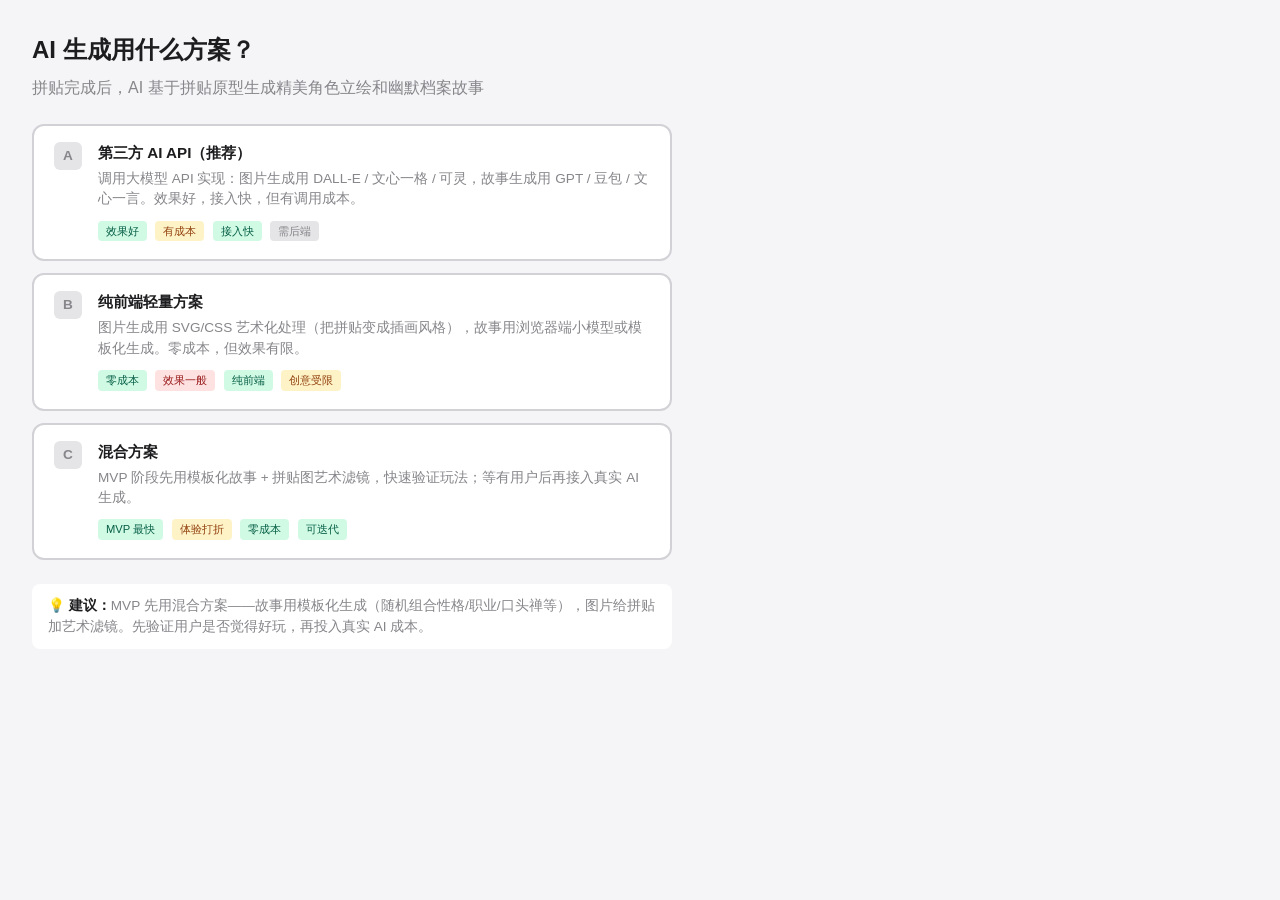
<file: .superpowers/brainstorm/2274-1782798742/content/ai-generation.html>
<!DOCTYPE html>
<html lang="zh-CN">
<head>
<meta charset="UTF-8">
<meta name="viewport" content="width=device-width, initial-scale=1.0">
<title>AI生成方案选择</title>
<style>
  :root {
    --bg-primary: #f5f5f7;
    --bg-secondary: #ffffff;
    --bg-tertiary: #e5e5e7;
    --border: #d1d1d6;
    --text-primary: #1d1d1f;
    --text-secondary: #86868b;
    --accent: #0071e3;
    --accent-hover: #0077ed;
    --success: #34c759;
    --warning: #ff9f0a;
    --error: #ff3b30;
    --selected-bg: #e8f4fd;
    --selected-border: #0071e3;
  }
  @media (prefers-color-scheme: dark) {
    :root {
      --bg-primary: #1d1d1f;
      --bg-secondary: #2d2d2f;
      --bg-tertiary: #3d3d3f;
      --border: #424245;
      --text-primary: #f5f5f7;
      --text-secondary: #86868b;
      --accent: #0a84ff;
      --accent-hover: #409cff;
      --selected-bg: rgba(10, 132, 255, 0.15);
      --selected-border: #0a84ff;
    }
  }
  * { box-sizing: border-box; margin: 0; padding: 0; }
  body {
    font-family: -apple-system, BlinkMacSystemFont, "PingFang SC", "Microsoft YaHei", sans-serif;
    background: var(--bg-primary);
    color: var(--text-primary);
    padding: 2rem;
    line-height: 1.5;
  }
  h2 { font-size: 1.5rem; font-weight: 600; margin-bottom: 0.5rem; }
  .subtitle { color: var(--text-secondary); margin-bottom: 1.5rem; max-width: 640px; }
  .options { display: flex; flex-direction: column; gap: 0.75rem; max-width: 640px; }
  .option {
    background: var(--bg-secondary);
    border: 2px solid var(--border);
    border-radius: 12px;
    padding: 1rem 1.25rem;
    cursor: pointer;
    transition: all 0.15s ease;
    display: flex;
    align-items: flex-start;
    gap: 1rem;
  }
  .option:hover { border-color: var(--accent); }
  .option.selected { background: var(--selected-bg); border-color: var(--selected-border); }
  .option .letter {
    background: var(--bg-tertiary);
    color: var(--text-secondary);
    width: 1.75rem; height: 1.75rem;
    border-radius: 6px;
    display: flex; align-items: center; justify-content: center;
    font-weight: 600; font-size: 0.85rem; flex-shrink: 0;
  }
  .option.selected .letter { background: var(--accent); color: white; }
  .option .content { flex: 1; }
  .option .content h3 { font-size: 0.95rem; margin-bottom: 0.25rem; }
  .option .content p { color: var(--text-secondary); font-size: 0.85rem; margin: 0; }
  .option .content .tags { margin-top: 0.5rem; }
  .option .content .tag {
    display: inline-block;
    font-size: 0.7rem;
    padding: 2px 8px;
    border-radius: 4px;
    margin-right: 4px;
    margin-bottom: 2px;
  }
  .tag.green { background: #d1fae5; color: #065f46; }
  .tag.amber { background: #fef3c7; color: #92400e; }
  .tag.red { background: #fee2e2; color: #991b1b; }
  .tag.gray { background: var(--bg-tertiary); color: var(--text-secondary); }
  .pros-cons {
    display: grid;
    grid-template-columns: 1fr 1fr;
    gap: 0.75rem;
    margin-top: 1rem;
    max-width: 640px;
  }
  .pros, .cons {
    background: var(--bg-secondary);
    border-radius: 8px;
    padding: 0.75rem 1rem;
    font-size: 0.8rem;
  }
  .pros h4 { color: var(--success); margin-bottom: 0.4rem; font-size: 0.8rem; }
  .cons h4 { color: var(--error); margin-bottom: 0.4rem; font-size: 0.8rem; }
  .pros ul, .cons ul { margin-left: 1rem; color: var(--text-secondary); }
  .pros li, .cons li { margin-bottom: 0.2rem; }
  .tip {
    margin-top: 1.5rem;
    padding: 0.75rem 1rem;
    background: var(--bg-secondary);
    border-radius: 8px;
    font-size: 0.85rem;
    color: var(--text-secondary);
    max-width: 640px;
  }
  .tip strong { color: var(--text-primary); }
</style>
</head>
<body>

<h2>AI 生成用什么方案？</h2>
<p class="subtitle">拼贴完成后，AI 基于拼贴原型生成精美角色立绘和幽默档案故事</p>

<div class="options">
  <div class="option" data-choice="a" onclick="toggleSelect(this)">
    <div class="letter">A</div>
    <div class="content">
      <h3>第三方 AI API（推荐）</h3>
      <p>调用大模型 API 实现：图片生成用 DALL-E / 文心一格 / 可灵，故事生成用 GPT / 豆包 / 文心一言。效果好，接入快，但有调用成本。</p>
      <div class="tags">
        <span class="tag green">效果好</span>
        <span class="tag amber">有成本</span>
        <span class="tag green">接入快</span>
        <span class="tag gray">需后端</span>
      </div>
    </div>
  </div>

  <div class="option" data-choice="b" onclick="toggleSelect(this)">
    <div class="letter">B</div>
    <div class="content">
      <h3>纯前端轻量方案</h3>
      <p>图片生成用 SVG/CSS 艺术化处理（把拼贴变成插画风格），故事用浏览器端小模型或模板化生成。零成本，但效果有限。</p>
      <div class="tags">
        <span class="tag green">零成本</span>
        <span class="tag red">效果一般</span>
        <span class="tag green">纯前端</span>
        <span class="tag amber">创意受限</span>
      </div>
    </div>
  </div>

  <div class="option" data-choice="c" onclick="toggleSelect(this)">
    <div class="letter">C</div>
    <div class="content">
      <h3>混合方案</h3>
      <p>MVP 阶段先用模板化故事 + 拼贴图艺术滤镜，快速验证玩法；等有用户后再接入真实 AI 生成。</p>
      <div class="tags">
        <span class="tag green">MVP 最快</span>
        <span class="tag amber">体验打折</span>
        <span class="tag green">零成本</span>
        <span class="tag green">可迭代</span>
      </div>
    </div>
  </div>
</div>

<div class="tip">
  <strong>💡 建议：</strong>MVP 先用混合方案——故事用模板化生成（随机组合性格/职业/口头禅等），图片给拼贴加艺术滤镜。先验证用户是否觉得好玩，再投入真实 AI 成本。
</div>

<script>
function toggleSelect(el) {
  document.querySelectorAll('.option').forEach(o => o.classList.remove('selected'));
  el.classList.add('selected');
}
</script>

</body>
</html>
</file>
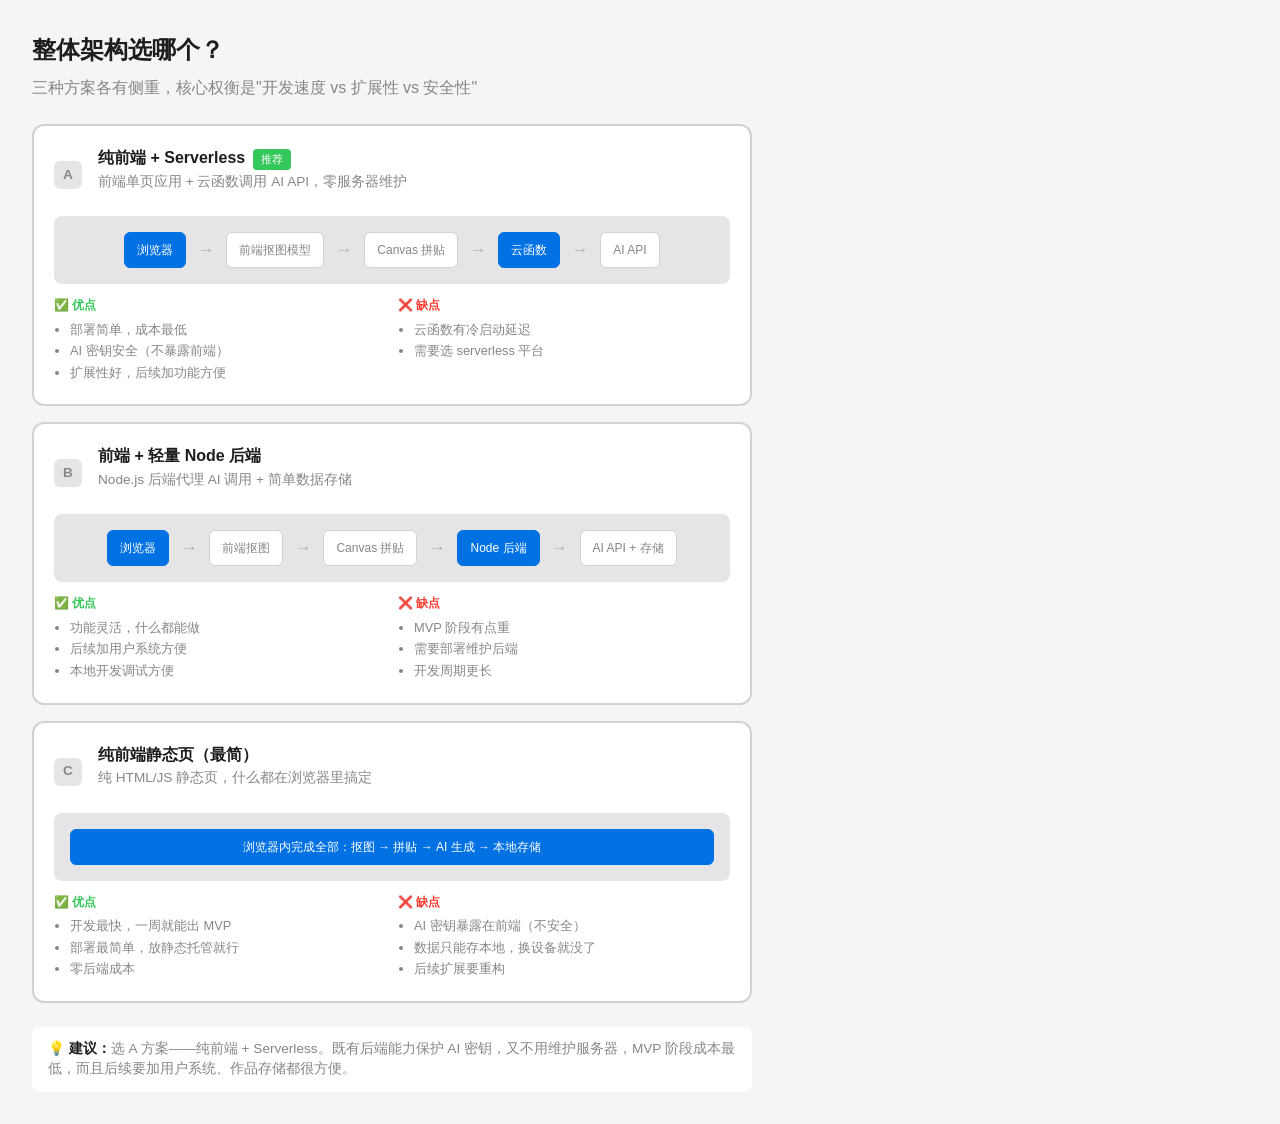
<file: .superpowers/brainstorm/2274-1782798742/content/architecture.html>
<!DOCTYPE html>
<html lang="zh-CN">
<head>
<meta charset="UTF-8">
<meta name="viewport" content="width=device-width, initial-scale=1.0">
<title>整体架构方案</title>
<style>
  :root {
    --bg-primary: #f5f5f7;
    --bg-secondary: #ffffff;
    --bg-tertiary: #e5e5e7;
    --border: #d1d1d6;
    --text-primary: #1d1d1f;
    --text-secondary: #86868b;
    --text-tertiary: #aeaeb2;
    --accent: #0071e3;
    --accent-hover: #0077ed;
    --success: #34c759;
    --warning: #ff9f0a;
    --error: #ff3b30;
    --selected-bg: #e8f4fd;
    --selected-border: #0071e3;
  }
  @media (prefers-color-scheme: dark) {
    :root {
      --bg-primary: #1d1d1f;
      --bg-secondary: #2d2d2f;
      --bg-tertiary: #3d3d3f;
      --border: #424245;
      --text-primary: #f5f5f7;
      --text-secondary: #86868b;
      --text-tertiary: #636366;
      --accent: #0a84ff;
      --accent-hover: #409cff;
      --success: #30d158;
      --warning: #ff9f0a;
      --error: #ff453a;
      --selected-bg: rgba(10, 132, 255, 0.15);
      --selected-border: #0a84ff;
    }
  }
  * { box-sizing: border-box; margin: 0; padding: 0; }
  body {
    font-family: -apple-system, BlinkMacSystemFont, "PingFang SC", "Microsoft YaHei", sans-serif;
    background: var(--bg-primary);
    color: var(--text-primary);
    padding: 2rem;
    line-height: 1.5;
  }
  h2 { font-size: 1.5rem; font-weight: 600; margin-bottom: 0.5rem; }
  .subtitle { color: var(--text-secondary); margin-bottom: 1.5rem; max-width: 720px; }
  .options { display: flex; flex-direction: column; gap: 1rem; max-width: 720px; }
  .option {
    background: var(--bg-secondary);
    border: 2px solid var(--border);
    border-radius: 12px;
    padding: 1.25rem;
    cursor: pointer;
    transition: all 0.15s ease;
  }
  .option:hover { border-color: var(--accent); }
  .option.selected { background: var(--selected-bg); border-color: var(--selected-border); }
  .option-header {
    display: flex;
    align-items: center;
    gap: 1rem;
    margin-bottom: 0.75rem;
  }
  .option .letter {
    background: var(--bg-tertiary);
    color: var(--text-secondary);
    width: 1.75rem; height: 1.75rem;
    border-radius: 6px;
    display: flex; align-items: center; justify-content: center;
    font-weight: 600; font-size: 0.85rem; flex-shrink: 0;
  }
  .option.selected .letter { background: var(--accent); color: white; }
  .option h3 { font-size: 1rem; margin-bottom: 0.1rem; }
  .option .desc { color: var(--text-secondary); font-size: 0.85rem; margin-bottom: 0.75rem; }
  .arch-diagram {
    background: var(--bg-tertiary);
    border-radius: 8px;
    padding: 1rem;
    margin-bottom: 0.75rem;
    font-size: 0.8rem;
    color: var(--text-secondary);
    display: flex;
    align-items: center;
    justify-content: center;
    gap: 0.75rem;
    flex-wrap: wrap;
  }
  .arch-box {
    background: var(--bg-secondary);
    padding: 0.5rem 0.75rem;
    border-radius: 6px;
    border: 1px solid var(--border);
    font-size: 0.75rem;
    text-align: center;
  }
  .arch-box.primary { background: var(--accent); color: white; border-color: var(--accent); }
  .arch-arrow { color: var(--text-tertiary); font-size: 1rem; }
  .pros-cons {
    display: grid;
    grid-template-columns: 1fr 1fr;
    gap: 0.75rem;
  }
  .pros, .cons {
    font-size: 0.8rem;
  }
  .pros h4 { color: var(--success); margin-bottom: 0.35rem; font-size: 0.75rem; }
  .cons h4 { color: var(--error); margin-bottom: 0.35rem; font-size: 0.75rem; }
  .pros ul, .cons ul { margin-left: 1rem; color: var(--text-secondary); }
  .pros li, .cons li { margin-bottom: 0.15rem; }
  .badge {
    display: inline-block;
    font-size: 0.7rem;
    padding: 2px 8px;
    border-radius: 4px;
    margin-left: 0.5rem;
    background: var(--success);
    color: white;
    font-weight: 500;
  }
  .tip {
    margin-top: 1.5rem;
    padding: 0.75rem 1rem;
    background: var(--bg-secondary);
    border-radius: 8px;
    font-size: 0.85rem;
    color: var(--text-secondary);
    max-width: 720px;
  }
  .tip strong { color: var(--text-primary); }
</style>
</head>
<body>

<h2>整体架构选哪个？</h2>
<p class="subtitle">三种方案各有侧重，核心权衡是"开发速度 vs 扩展性 vs 安全性"</p>

<div class="options">
  <div class="option" data-choice="a" onclick="toggleSelect(this)">
    <div class="option-header">
      <div class="letter">A</div>
      <div>
        <h3>纯前端 + Serverless<span class="badge">推荐</span></h3>
        <div class="desc">前端单页应用 + 云函数调用 AI API，零服务器维护</div>
      </div>
    </div>
    <div class="arch-diagram">
      <div class="arch-box primary">浏览器</div>
      <div class="arch-arrow">→</div>
      <div class="arch-box">前端抠图模型</div>
      <div class="arch-arrow">→</div>
      <div class="arch-box">Canvas 拼贴</div>
      <div class="arch-arrow">→</div>
      <div class="arch-box primary">云函数</div>
      <div class="arch-arrow">→</div>
      <div class="arch-box">AI API</div>
    </div>
    <div class="pros-cons">
      <div class="pros">
        <h4>✅ 优点</h4>
        <ul>
          <li>部署简单，成本最低</li>
          <li>AI 密钥安全（不暴露前端）</li>
          <li>扩展性好，后续加功能方便</li>
        </ul>
      </div>
      <div class="cons">
        <h4>❌ 缺点</h4>
        <ul>
          <li>云函数有冷启动延迟</li>
          <li>需要选 serverless 平台</li>
        </ul>
      </div>
    </div>
  </div>

  <div class="option" data-choice="b" onclick="toggleSelect(this)">
    <div class="option-header">
      <div class="letter">B</div>
      <div>
        <h3>前端 + 轻量 Node 后端</h3>
        <div class="desc">Node.js 后端代理 AI 调用 + 简单数据存储</div>
      </div>
    </div>
    <div class="arch-diagram">
      <div class="arch-box primary">浏览器</div>
      <div class="arch-arrow">→</div>
      <div class="arch-box">前端抠图</div>
      <div class="arch-arrow">→</div>
      <div class="arch-box">Canvas 拼贴</div>
      <div class="arch-arrow">→</div>
      <div class="arch-box primary">Node 后端</div>
      <div class="arch-arrow">→</div>
      <div class="arch-box">AI API + 存储</div>
    </div>
    <div class="pros-cons">
      <div class="pros">
        <h4>✅ 优点</h4>
        <ul>
          <li>功能灵活，什么都能做</li>
          <li>后续加用户系统方便</li>
          <li>本地开发调试方便</li>
        </ul>
      </div>
      <div class="cons">
        <h4>❌ 缺点</h4>
        <ul>
          <li>MVP 阶段有点重</li>
          <li>需要部署维护后端</li>
          <li>开发周期更长</li>
        </ul>
      </div>
    </div>
  </div>

  <div class="option" data-choice="c" onclick="toggleSelect(this)">
    <div class="option-header">
      <div class="letter">C</div>
      <div>
        <h3>纯前端静态页（最简）</h3>
        <div class="desc">纯 HTML/JS 静态页，什么都在浏览器里搞定</div>
      </div>
    </div>
    <div class="arch-diagram">
      <div class="arch-box primary" style="width: 100%;">浏览器内完成全部：抠图 → 拼贴 → AI 生成 → 本地存储</div>
    </div>
    <div class="pros-cons">
      <div class="pros">
        <h4>✅ 优点</h4>
        <ul>
          <li>开发最快，一周就能出 MVP</li>
          <li>部署最简单，放静态托管就行</li>
          <li>零后端成本</li>
        </ul>
      </div>
      <div class="cons">
        <h4>❌ 缺点</h4>
        <ul>
          <li>AI 密钥暴露在前端（不安全）</li>
          <li>数据只能存本地，换设备就没了</li>
          <li>后续扩展要重构</li>
        </ul>
      </div>
    </div>
  </div>
</div>

<div class="tip">
  <strong>💡 建议：</strong>选 A 方案——纯前端 + Serverless。既有后端能力保护 AI 密钥，又不用维护服务器，MVP 阶段成本最低，而且后续要加用户系统、作品存储都很方便。
</div>

<script>
function toggleSelect(el) {
  document.querySelectorAll('.option').forEach(o => o.classList.remove('selected'));
  el.classList.add('selected');
}
</script>

</body>
</html>
</file>
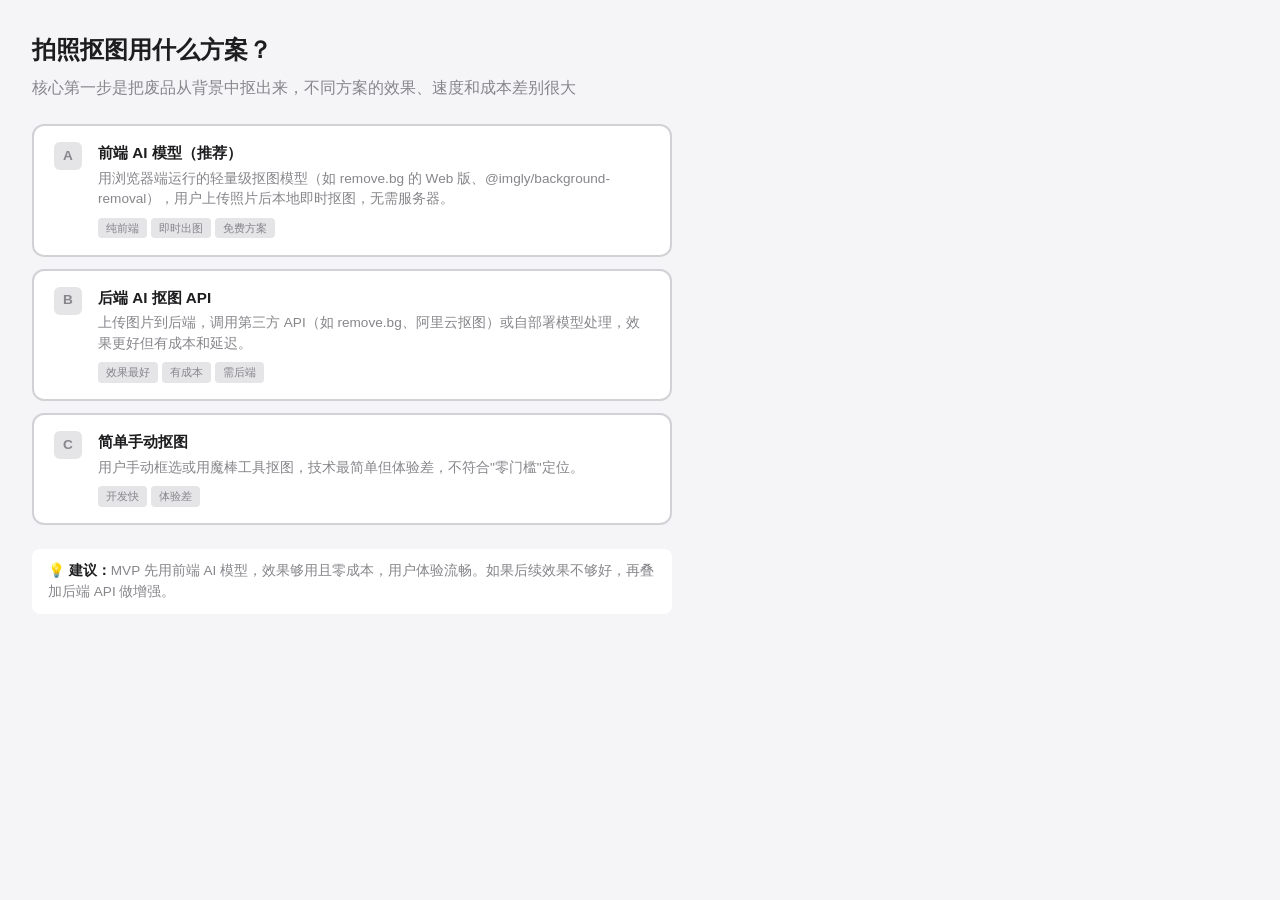
<file: .superpowers/brainstorm/2274-1782798742/content/background-removal.html>
<!DOCTYPE html>
<html lang="zh-CN">
<head>
<meta charset="UTF-8">
<meta name="viewport" content="width=device-width, initial-scale=1.0">
<title>抠图方案选择</title>
<style>
  :root {
    --bg-primary: #f5f5f7;
    --bg-secondary: #ffffff;
    --bg-tertiary: #e5e5e7;
    --border: #d1d1d6;
    --text-primary: #1d1d1f;
    --text-secondary: #86868b;
    --accent: #0071e3;
    --accent-hover: #0077ed;
    --selected-bg: #e8f4fd;
    --selected-border: #0071e3;
  }
  @media (prefers-color-scheme: dark) {
    :root {
      --bg-primary: #1d1d1f;
      --bg-secondary: #2d2d2f;
      --bg-tertiary: #3d3d3f;
      --border: #424245;
      --text-primary: #f5f5f7;
      --text-secondary: #86868b;
      --accent: #0a84ff;
      --accent-hover: #409cff;
      --selected-bg: rgba(10, 132, 255, 0.15);
      --selected-border: #0a84ff;
    }
  }
  * { box-sizing: border-box; margin: 0; padding: 0; }
  body {
    font-family: -apple-system, BlinkMacSystemFont, "PingFang SC", "Microsoft YaHei", sans-serif;
    background: var(--bg-primary);
    color: var(--text-primary);
    padding: 2rem;
    line-height: 1.5;
  }
  h2 { font-size: 1.5rem; font-weight: 600; margin-bottom: 0.5rem; }
  .subtitle { color: var(--text-secondary); margin-bottom: 1.5rem; max-width: 640px; }
  .options { display: flex; flex-direction: column; gap: 0.75rem; max-width: 640px; }
  .option {
    background: var(--bg-secondary);
    border: 2px solid var(--border);
    border-radius: 12px;
    padding: 1rem 1.25rem;
    cursor: pointer;
    transition: all 0.15s ease;
    display: flex;
    align-items: flex-start;
    gap: 1rem;
  }
  .option:hover { border-color: var(--accent); }
  .option.selected { background: var(--selected-bg); border-color: var(--selected-border); }
  .option .letter {
    background: var(--bg-tertiary);
    color: var(--text-secondary);
    width: 1.75rem; height: 1.75rem;
    border-radius: 6px;
    display: flex; align-items: center; justify-content: center;
    font-weight: 600; font-size: 0.85rem; flex-shrink: 0;
  }
  .option.selected .letter { background: var(--accent); color: white; }
  .option .content { flex: 1; }
  .option .content h3 { font-size: 0.95rem; margin-bottom: 0.25rem; }
  .option .content p { color: var(--text-secondary); font-size: 0.85rem; margin: 0; }
  .option .content .tag {
    display: inline-block;
    font-size: 0.7rem;
    padding: 2px 8px;
    border-radius: 4px;
    background: var(--bg-tertiary);
    color: var(--text-secondary);
    margin-top: 0.5rem;
    margin-right: 4px;
  }
  .tip {
    margin-top: 1.5rem;
    padding: 0.75rem 1rem;
    background: var(--bg-secondary);
    border-radius: 8px;
    font-size: 0.85rem;
    color: var(--text-secondary);
    max-width: 640px;
  }
  .tip strong { color: var(--text-primary); }
</style>
</head>
<body>

<h2>拍照抠图用什么方案？</h2>
<p class="subtitle">核心第一步是把废品从背景中抠出来，不同方案的效果、速度和成本差别很大</p>

<div class="options">
  <div class="option" data-choice="a" onclick="toggleSelect(this)">
    <div class="letter">A</div>
    <div class="content">
      <h3>前端 AI 模型（推荐）</h3>
      <p>用浏览器端运行的轻量级抠图模型（如 remove.bg 的 Web 版、@imgly/background-removal），用户上传照片后本地即时抠图，无需服务器。</p>
      <span class="tag">纯前端</span><span class="tag">即时出图</span><span class="tag">免费方案</span>
    </div>
  </div>

  <div class="option" data-choice="b" onclick="toggleSelect(this)">
    <div class="letter">B</div>
    <div class="content">
      <h3>后端 AI 抠图 API</h3>
      <p>上传图片到后端，调用第三方 API（如 remove.bg、阿里云抠图）或自部署模型处理，效果更好但有成本和延迟。</p>
      <span class="tag">效果最好</span><span class="tag">有成本</span><span class="tag">需后端</span>
    </div>
  </div>

  <div class="option" data-choice="c" onclick="toggleSelect(this)">
    <div class="letter">C</div>
    <div class="content">
      <h3>简单手动抠图</h3>
      <p>用户手动框选或用魔棒工具抠图，技术最简单但体验差，不符合"零门槛"定位。</p>
      <span class="tag">开发快</span><span class="tag">体验差</span>
    </div>
  </div>
</div>

<div class="tip">
  <strong>💡 建议：</strong>MVP 先用前端 AI 模型，效果够用且零成本，用户体验流畅。如果后续效果不够好，再叠加后端 API 做增强。
</div>

<script>
function toggleSelect(el) {
  document.querySelectorAll('.option').forEach(o => o.classList.remove('selected'));
  el.classList.add('selected');
}
</script>

</body>
</html>
</file>
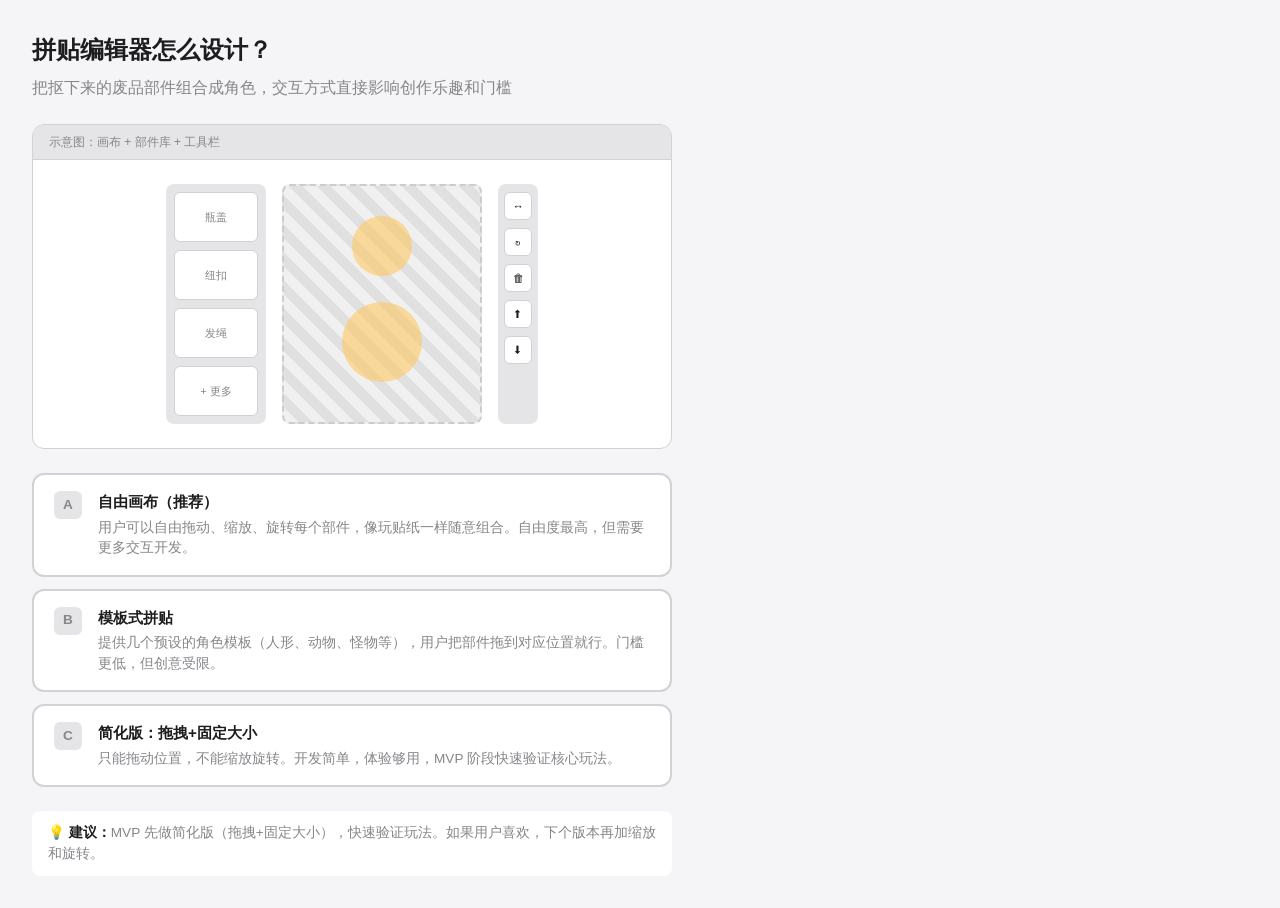
<file: .superpowers/brainstorm/2274-1782798742/content/collage-editor.html>
<!DOCTYPE html>
<html lang="zh-CN">
<head>
<meta charset="UTF-8">
<meta name="viewport" content="width=device-width, initial-scale=1.0">
<title>拼贴编辑器设计</title>
<style>
  :root {
    --bg-primary: #f5f5f7;
    --bg-secondary: #ffffff;
    --bg-tertiary: #e5e5e7;
    --border: #d1d1d6;
    --text-primary: #1d1d1f;
    --text-secondary: #86868b;
    --accent: #0071e3;
    --accent-hover: #0077ed;
    --selected-bg: #e8f4fd;
    --selected-border: #0071e3;
  }
  @media (prefers-color-scheme: dark) {
    :root {
      --bg-primary: #1d1d1f;
      --bg-secondary: #2d2d2f;
      --bg-tertiary: #3d3d3f;
      --border: #424245;
      --text-primary: #f5f5f7;
      --text-secondary: #86868b;
      --accent: #0a84ff;
      --accent-hover: #409cff;
      --selected-bg: rgba(10, 132, 255, 0.15);
      --selected-border: #0a84ff;
    }
  }
  * { box-sizing: border-box; margin: 0; padding: 0; }
  body {
    font-family: -apple-system, BlinkMacSystemFont, "PingFang SC", "Microsoft YaHei", sans-serif;
    background: var(--bg-primary);
    color: var(--text-primary);
    padding: 2rem;
    line-height: 1.5;
  }
  h2 { font-size: 1.5rem; font-weight: 600; margin-bottom: 0.5rem; }
  .subtitle { color: var(--text-secondary); margin-bottom: 1.5rem; max-width: 640px; }
  .mockup {
    background: var(--bg-secondary);
    border: 1px solid var(--border);
    border-radius: 12px;
    overflow: hidden;
    margin-bottom: 1.5rem;
    max-width: 640px;
  }
  .mockup-header {
    background: var(--bg-tertiary);
    padding: 0.5rem 1rem;
    font-size: 0.75rem;
    color: var(--text-secondary);
    border-bottom: 1px solid var(--border);
  }
  .mockup-body {
    padding: 1.5rem;
    display: flex;
    gap: 1rem;
    align-items: center;
    justify-content: center;
  }
  .canvas-preview {
    width: 200px;
    height: 240px;
    background: repeating-linear-gradient(45deg, #f0f0f0, #f0f0f0 10px, #e0e0e0 10px, #e0e0e0 20px);
    border-radius: 8px;
    position: relative;
    border: 2px dashed #ccc;
  }
  .canvas-preview::before, .canvas-preview::after {
    content: '';
    position: absolute;
    border-radius: 50%;
    background: rgba(255, 200, 100, 0.6);
  }
  .canvas-preview::before {
    width: 60px; height: 60px; top: 30px; left: 50%; transform: translateX(-50%);
  }
  .canvas-preview::after {
    width: 80px; height: 80px; bottom: 40px; left: 50%; transform: translateX(-50%);
  }
  .parts-tray {
    width: 100px;
    height: 240px;
    background: var(--bg-tertiary);
    border-radius: 8px;
    display: flex;
    flex-direction: column;
    gap: 8px;
    padding: 8px;
  }
  .part-item {
    width: 100%; height: 50px;
    background: var(--bg-secondary);
    border-radius: 6px;
    display: flex; align-items: center; justify-content: center;
    font-size: 0.7rem; color: var(--text-secondary);
    border: 1px solid var(--border);
  }
  .toolbar {
    width: 40px;
    height: 240px;
    background: var(--bg-tertiary);
    border-radius: 8px;
    display: flex;
    flex-direction: column;
    gap: 8px;
    padding: 8px;
    align-items: center;
  }
  .tool-btn {
    width: 28px; height: 28px;
    background: var(--bg-secondary);
    border-radius: 6px;
    display: flex; align-items: center; justify-content: center;
    font-size: 0.7rem;
    border: 1px solid var(--border);
  }
  .options { display: flex; flex-direction: column; gap: 0.75rem; max-width: 640px; }
  .option {
    background: var(--bg-secondary);
    border: 2px solid var(--border);
    border-radius: 12px;
    padding: 1rem 1.25rem;
    cursor: pointer;
    transition: all 0.15s ease;
    display: flex;
    align-items: flex-start;
    gap: 1rem;
  }
  .option:hover { border-color: var(--accent); }
  .option.selected { background: var(--selected-bg); border-color: var(--selected-border); }
  .option .letter {
    background: var(--bg-tertiary);
    color: var(--text-secondary);
    width: 1.75rem; height: 1.75rem;
    border-radius: 6px;
    display: flex; align-items: center; justify-content: center;
    font-weight: 600; font-size: 0.85rem; flex-shrink: 0;
  }
  .option.selected .letter { background: var(--accent); color: white; }
  .option .content { flex: 1; }
  .option .content h3 { font-size: 0.95rem; margin-bottom: 0.25rem; }
  .option .content p { color: var(--text-secondary); font-size: 0.85rem; margin: 0; }
  .tip {
    margin-top: 1.5rem;
    padding: 0.75rem 1rem;
    background: var(--bg-secondary);
    border-radius: 8px;
    font-size: 0.85rem;
    color: var(--text-secondary);
    max-width: 640px;
  }
  .tip strong { color: var(--text-primary); }
</style>
</head>
<body>

<h2>拼贴编辑器怎么设计？</h2>
<p class="subtitle">把抠下来的废品部件组合成角色，交互方式直接影响创作乐趣和门槛</p>

<div class="mockup">
  <div class="mockup-header">示意图：画布 + 部件库 + 工具栏</div>
  <div class="mockup-body">
    <div class="parts-tray">
      <div class="part-item">瓶盖</div>
      <div class="part-item">纽扣</div>
      <div class="part-item">发绳</div>
      <div class="part-item">+ 更多</div>
    </div>
    <div class="canvas-preview"></div>
    <div class="toolbar">
      <div class="tool-btn">↔</div>
      <div class="tool-btn">↻</div>
      <div class="tool-btn">🗑</div>
      <div class="tool-btn">⬆</div>
      <div class="tool-btn">⬇</div>
    </div>
  </div>
</div>

<div class="options">
  <div class="option" data-choice="a" onclick="toggleSelect(this)">
    <div class="letter">A</div>
    <div class="content">
      <h3>自由画布（推荐）</h3>
      <p>用户可以自由拖动、缩放、旋转每个部件，像玩贴纸一样随意组合。自由度最高，但需要更多交互开发。</p>
    </div>
  </div>

  <div class="option" data-choice="b" onclick="toggleSelect(this)">
    <div class="letter">B</div>
    <div class="content">
      <h3>模板式拼贴</h3>
      <p>提供几个预设的角色模板（人形、动物、怪物等），用户把部件拖到对应位置就行。门槛更低，但创意受限。</p>
    </div>
  </div>

  <div class="option" data-choice="c" onclick="toggleSelect(this)">
    <div class="letter">C</div>
    <div class="content">
      <h3>简化版：拖拽+固定大小</h3>
      <p>只能拖动位置，不能缩放旋转。开发简单，体验够用，MVP 阶段快速验证核心玩法。</p>
    </div>
  </div>
</div>

<div class="tip">
  <strong>💡 建议：</strong>MVP 先做简化版（拖拽+固定大小），快速验证玩法。如果用户喜欢，下个版本再加缩放和旋转。
</div>

<script>
function toggleSelect(el) {
  document.querySelectorAll('.option').forEach(o => o.classList.remove('selected'));
  el.classList.add('selected');
}
</script>

</body>
</html>
</file>
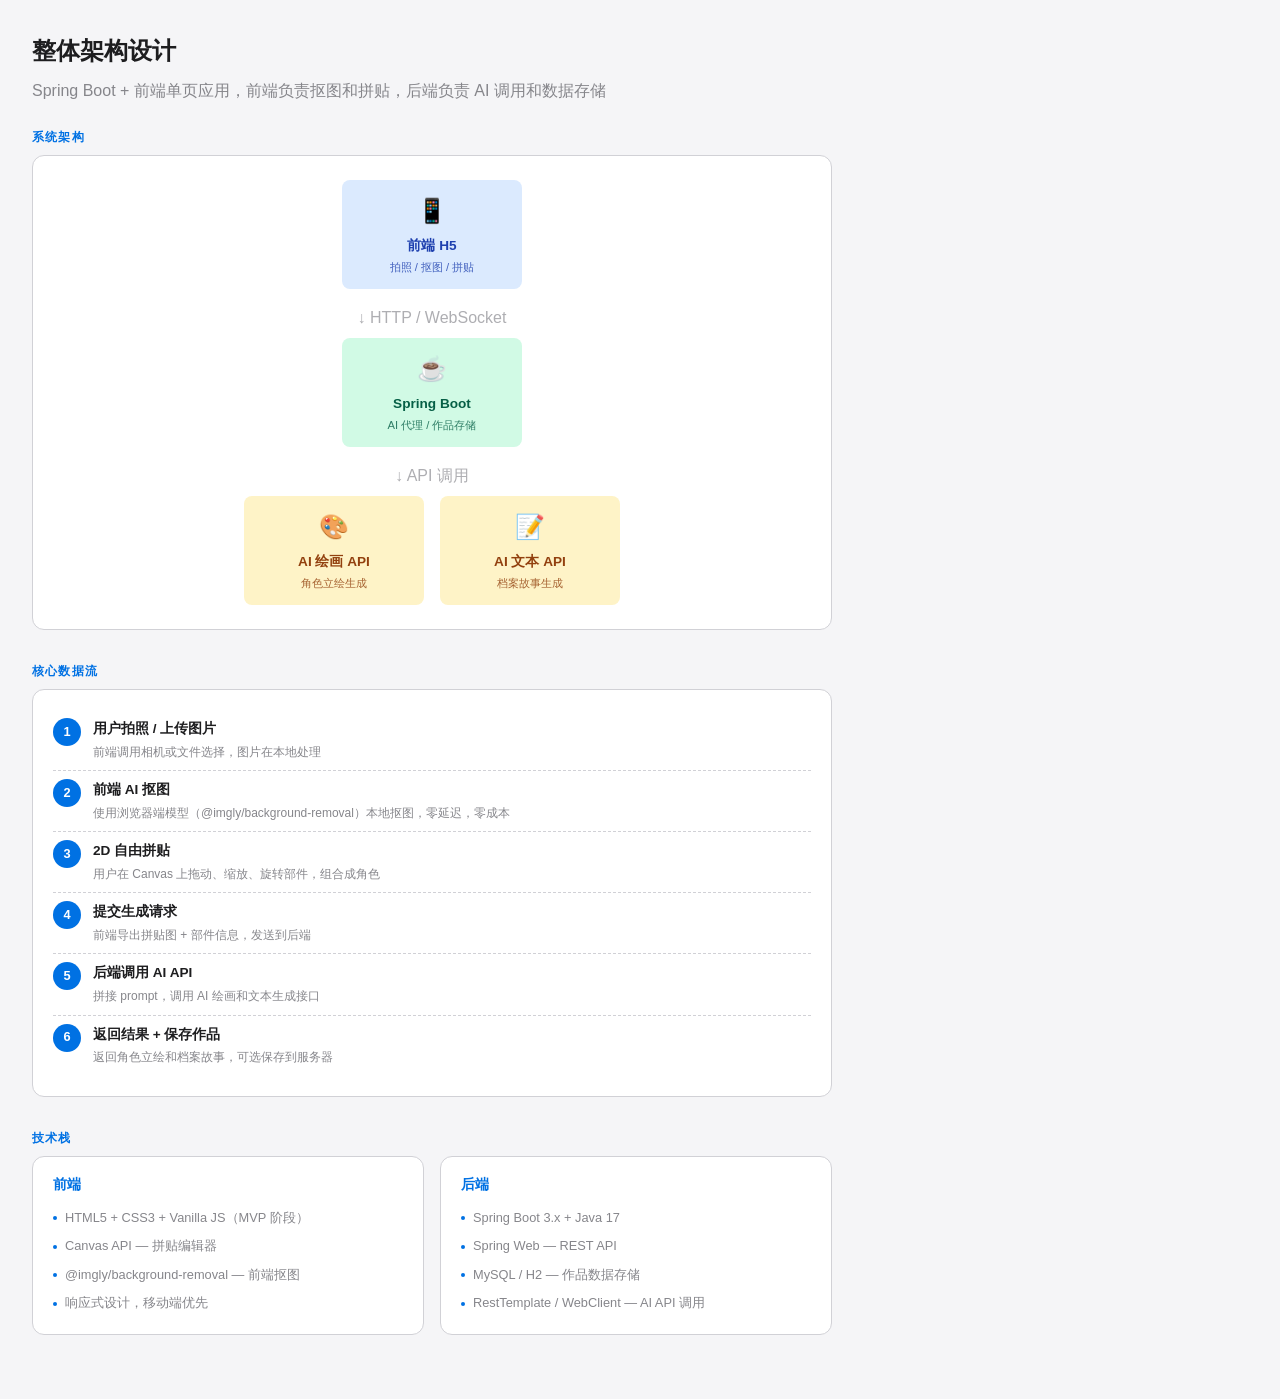
<file: .superpowers/brainstorm/2274-1782798742/content/design-architecture.html>
<!DOCTYPE html>
<html lang="zh-CN">
<head>
<meta charset="UTF-8">
<meta name="viewport" content="width=device-width, initial-scale=1.0">
<title>整体架构设计</title>
<style>
  :root {
    --bg-primary: #f5f5f7;
    --bg-secondary: #ffffff;
    --bg-tertiary: #e5e5e7;
    --border: #d1d1d6;
    --text-primary: #1d1d1f;
    --text-secondary: #86868b;
    --text-tertiary: #aeaeb2;
    --accent: #0071e3;
    --accent-hover: #0077ed;
    --success: #34c759;
    --warning: #ff9f0a;
    --error: #ff3b30;
    --green-deep: #0F5132;
    --green: #2E7D32;
    --green-soft: #4CAF50;
    --mint: #E8F5E9;
    --amber: #F59E0B;
  }
  @media (prefers-color-scheme: dark) {
    :root {
      --bg-primary: #1d1d1f;
      --bg-secondary: #2d2d2f;
      --bg-tertiary: #3d3d3f;
      --border: #424245;
      --text-primary: #f5f5f7;
      --text-secondary: #86868b;
      --text-tertiary: #636366;
      --accent: #0a84ff;
      --accent-hover: #409cff;
      --success: #30d158;
      --warning: #ff9f0a;
      --error: #ff453a;
    }
  }
  * { box-sizing: border-box; margin: 0; padding: 0; }
  body {
    font-family: -apple-system, BlinkMacSystemFont, "PingFang SC", "Microsoft YaHei", sans-serif;
    background: var(--bg-primary);
    color: var(--text-primary);
    padding: 2rem;
    line-height: 1.6;
  }
  h2 { font-size: 1.5rem; font-weight: 600; margin-bottom: 0.5rem; }
  h3 { font-size: 1.1rem; font-weight: 600; margin-bottom: 0.5rem; color: var(--text-primary); }
  .subtitle { color: var(--text-secondary); margin-bottom: 1.5rem; max-width: 800px; }
  .section { margin-bottom: 2rem; max-width: 800px; }
  .section-label {
    font-size: 0.75rem;
    font-weight: 700;
    letter-spacing: 0.1em;
    text-transform: uppercase;
    color: var(--accent);
    margin-bottom: 0.5rem;
  }

  .arch-diagram {
    background: var(--bg-secondary);
    border: 1px solid var(--border);
    border-radius: 12px;
    padding: 1.5rem;
    margin-bottom: 1rem;
  }
  .arch-layer {
    display: flex;
    gap: 1rem;
    margin-bottom: 1rem;
    align-items: stretch;
    justify-content: center;
    flex-wrap: wrap;
  }
  .arch-layer:last-child { margin-bottom: 0; }
  .arch-node {
    background: var(--bg-tertiary);
    border-radius: 8px;
    padding: 0.75rem 1rem;
    text-align: center;
    min-width: 120px;
    flex: 1;
    max-width: 180px;
    font-size: 0.85rem;
  }
  .arch-node.frontend { background: #dbeafe; color: #1e40af; }
  .arch-node.backend { background: #d1fae5; color: #065f46; }
  .arch-node.external { background: #fef3c7; color: #92400e; }
  .arch-node .icon { font-size: 1.5rem; margin-bottom: 0.25rem; }
  .arch-node .name { font-weight: 600; margin-bottom: 0.15rem; }
  .arch-node .desc { font-size: 0.7rem; opacity: 0.8; }
  .arch-arrow {
    text-align: center;
    color: var(--text-tertiary);
    font-size: 1rem;
    margin: 0.5rem 0;
  }

  .dataflow {
    background: var(--bg-secondary);
    border: 1px solid var(--border);
    border-radius: 12px;
    padding: 1.25rem;
    margin-bottom: 1rem;
  }
  .flow-step {
    display: flex;
    gap: 0.75rem;
    padding: 0.5rem 0;
    border-bottom: 1px dashed var(--border);
  }
  .flow-step:last-child { border-bottom: none; }
  .step-num {
    width: 1.75rem;
    height: 1.75rem;
    border-radius: 50%;
    background: var(--accent);
    color: white;
    display: flex;
    align-items: center;
    justify-content: center;
    font-size: 0.8rem;
    font-weight: 600;
    flex-shrink: 0;
  }
  .step-content { flex: 1; font-size: 0.85rem; }
  .step-content strong { color: var(--text-primary); }
  .step-content .note { color: var(--text-secondary); font-size: 0.75rem; margin-top: 0.2rem; }

  .tech-stack {
    display: grid;
    grid-template-columns: 1fr 1fr;
    gap: 1rem;
  }
  .stack-col {
    background: var(--bg-secondary);
    border: 1px solid var(--border);
    border-radius: 12px;
    padding: 1rem 1.25rem;
  }
  .stack-col h4 {
    font-size: 0.9rem;
    margin-bottom: 0.5rem;
    color: var(--accent);
  }
  .stack-col ul { list-style: none; font-size: 0.8rem; }
  .stack-col li {
    padding: 0.25rem 0;
    color: var(--text-secondary);
    display: flex;
    align-items: center;
    gap: 0.5rem;
  }
  .stack-col li::before {
    content: '';
    width: 4px; height: 4px;
    border-radius: 50%;
    background: var(--accent);
    flex-shrink: 0;
  }

  @media (max-width: 600px) {
    .tech-stack { grid-template-columns: 1fr; }
  }
</style>
</head>
<body>

<h2>整体架构设计</h2>
<p class="subtitle">Spring Boot + 前端单页应用，前端负责抠图和拼贴，后端负责 AI 调用和数据存储</p>

<div class="section">
  <div class="section-label">系统架构</div>
  <div class="arch-diagram">
    <div class="arch-layer">
      <div class="arch-node frontend">
        <div class="icon">📱</div>
        <div class="name">前端 H5</div>
        <div class="desc">拍照 / 抠图 / 拼贴</div>
      </div>
    </div>
    <div class="arch-arrow">↓ HTTP / WebSocket</div>
    <div class="arch-layer">
      <div class="arch-node backend">
        <div class="icon">☕</div>
        <div class="name">Spring Boot</div>
        <div class="desc">AI 代理 / 作品存储</div>
      </div>
    </div>
    <div class="arch-arrow">↓ API 调用</div>
    <div class="arch-layer">
      <div class="arch-node external">
        <div class="icon">🎨</div>
        <div class="name">AI 绘画 API</div>
        <div class="desc">角色立绘生成</div>
      </div>
      <div class="arch-node external">
        <div class="icon">📝</div>
        <div class="name">AI 文本 API</div>
        <div class="desc">档案故事生成</div>
      </div>
    </div>
  </div>
</div>

<div class="section">
  <div class="section-label">核心数据流</div>
  <div class="dataflow">
    <div class="flow-step">
      <div class="step-num">1</div>
      <div class="step-content">
        <strong>用户拍照 / 上传图片</strong>
        <div class="note">前端调用相机或文件选择，图片在本地处理</div>
      </div>
    </div>
    <div class="flow-step">
      <div class="step-num">2</div>
      <div class="step-content">
        <strong>前端 AI 抠图</strong>
        <div class="note">使用浏览器端模型（@imgly/background-removal）本地抠图，零延迟，零成本</div>
      </div>
    </div>
    <div class="flow-step">
      <div class="step-num">3</div>
      <div class="step-content">
        <strong>2D 自由拼贴</strong>
        <div class="note">用户在 Canvas 上拖动、缩放、旋转部件，组合成角色</div>
      </div>
    </div>
    <div class="flow-step">
      <div class="step-num">4</div>
      <div class="step-content">
        <strong>提交生成请求</strong>
        <div class="note">前端导出拼贴图 + 部件信息，发送到后端</div>
      </div>
    </div>
    <div class="flow-step">
      <div class="step-num">5</div>
      <div class="step-content">
        <strong>后端调用 AI API</strong>
        <div class="note">拼接 prompt，调用 AI 绘画和文本生成接口</div>
      </div>
    </div>
    <div class="flow-step">
      <div class="step-num">6</div>
      <div class="step-content">
        <strong>返回结果 + 保存作品</strong>
        <div class="note">返回角色立绘和档案故事，可选保存到服务器</div>
      </div>
    </div>
  </div>
</div>

<div class="section">
  <div class="section-label">技术栈</div>
  <div class="tech-stack">
    <div class="stack-col">
      <h4>前端</h4>
      <ul>
        <li>HTML5 + CSS3 + Vanilla JS（MVP 阶段）</li>
        <li>Canvas API — 拼贴编辑器</li>
        <li>@imgly/background-removal — 前端抠图</li>
        <li>响应式设计，移动端优先</li>
      </ul>
    </div>
    <div class="stack-col">
      <h4>后端</h4>
      <ul>
        <li>Spring Boot 3.x + Java 17</li>
        <li>Spring Web — REST API</li>
        <li>MySQL / H2 — 作品数据存储</li>
        <li>RestTemplate / WebClient — AI API 调用</li>
      </ul>
    </div>
  </div>
</div>

</body>
</html>
</file>
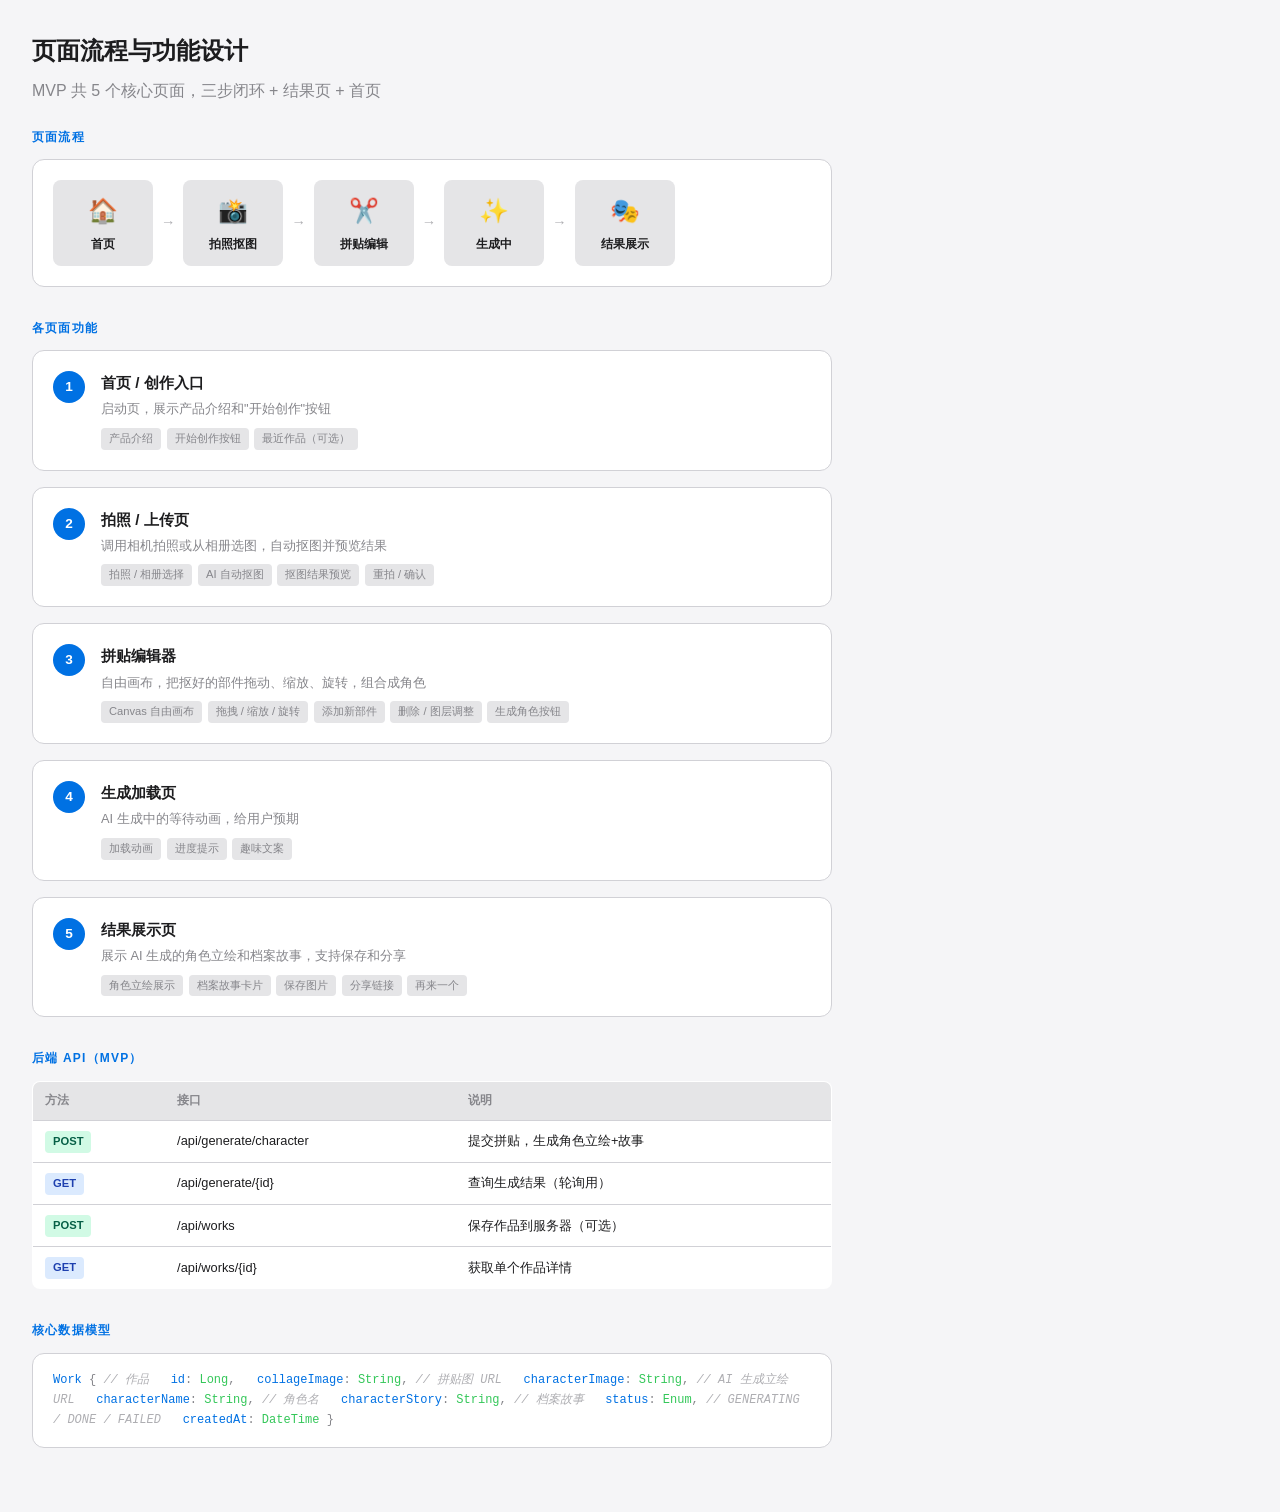
<file: .superpowers/brainstorm/2274-1782798742/content/design-pages.html>
<!DOCTYPE html>
<html lang="zh-CN">
<head>
<meta charset="UTF-8">
<meta name="viewport" content="width=device-width, initial-scale=1.0">
<title>页面流程设计</title>
<style>
  :root {
    --bg-primary: #f5f5f7;
    --bg-secondary: #ffffff;
    --bg-tertiary: #e5e5e7;
    --border: #d1d1d6;
    --text-primary: #1d1d1f;
    --text-secondary: #86868b;
    --text-tertiary: #aeaeb2;
    --accent: #0071e3;
    --accent-hover: #0077ed;
    --success: #34c759;
    --green-deep: #0F5132;
    --green: #2E7D32;
    --mint: #E8F5E9;
    --amber: #F59E0B;
  }
  @media (prefers-color-scheme: dark) {
    :root {
      --bg-primary: #1d1d1f;
      --bg-secondary: #2d2d2f;
      --bg-tertiary: #3d3d3f;
      --border: #424245;
      --text-primary: #f5f5f7;
      --text-secondary: #86868b;
      --text-tertiary: #636366;
      --accent: #0a84ff;
      --accent-hover: #409cff;
      --success: #30d158;
    }
  }
  * { box-sizing: border-box; margin: 0; padding: 0; }
  body {
    font-family: -apple-system, BlinkMacSystemFont, "PingFang SC", "Microsoft YaHei", sans-serif;
    background: var(--bg-primary);
    color: var(--text-primary);
    padding: 2rem;
    line-height: 1.6;
  }
  h2 { font-size: 1.5rem; font-weight: 600; margin-bottom: 0.5rem; }
  h3 { font-size: 1.05rem; font-weight: 600; margin-bottom: 0.5rem; }
  .subtitle { color: var(--text-secondary); margin-bottom: 1.5rem; max-width: 800px; }
  .section { margin-bottom: 2rem; max-width: 800px; }
  .section-label {
    font-size: 0.75rem;
    font-weight: 700;
    letter-spacing: 0.1em;
    text-transform: uppercase;
    color: var(--accent);
    margin-bottom: 0.75rem;
  }

  .flow-steps {
    background: var(--bg-secondary);
    border: 1px solid var(--border);
    border-radius: 12px;
    padding: 1.25rem;
    display: flex;
    gap: 0.5rem;
    align-items: center;
    overflow-x: auto;
  }
  .flow-step {
    flex-shrink: 0;
    text-align: center;
    min-width: 100px;
    padding: 0.75rem 0.5rem;
    background: var(--bg-tertiary);
    border-radius: 8px;
    font-size: 0.8rem;
  }
  .flow-step .icon { font-size: 1.5rem; margin-bottom: 0.25rem; }
  .flow-step .name { font-weight: 600; font-size: 0.75rem; }
  .flow-arrow { color: var(--text-tertiary); flex-shrink: 0; font-size: 0.9rem; }

  .pages {
    display: flex;
    flex-direction: column;
    gap: 1rem;
  }
  .page-card {
    background: var(--bg-secondary);
    border: 1px solid var(--border);
    border-radius: 12px;
    padding: 1.25rem;
    display: flex;
    gap: 1rem;
  }
  .page-num {
    width: 2rem;
    height: 2rem;
    border-radius: 50%;
    background: var(--accent);
    color: white;
    display: flex;
    align-items: center;
    justify-content: center;
    font-weight: 700;
    font-size: 0.85rem;
    flex-shrink: 0;
  }
  .page-info { flex: 1; }
  .page-info h4 {
    font-size: 0.95rem;
    margin-bottom: 0.25rem;
  }
  .page-info .page-desc {
    color: var(--text-secondary);
    font-size: 0.8rem;
    margin-bottom: 0.5rem;
  }
  .page-features {
    display: flex;
    flex-wrap: wrap;
    gap: 0.35rem;
  }
  .feat-tag {
    font-size: 0.7rem;
    padding: 2px 8px;
    border-radius: 4px;
    background: var(--bg-tertiary);
    color: var(--text-secondary);
  }

  .api-table {
    width: 100%;
    border-collapse: collapse;
    font-size: 0.8rem;
    background: var(--bg-secondary);
    border-radius: 8px;
    overflow: hidden;
    border: 1px solid var(--border);
  }
  .api-table th, .api-table td {
    padding: 0.6rem 0.75rem;
    text-align: left;
    border-bottom: 1px solid var(--border);
  }
  .api-table th {
    background: var(--bg-tertiary);
    font-weight: 600;
    font-size: 0.75rem;
    color: var(--text-secondary);
  }
  .api-table tr:last-child td { border-bottom: none; }
  .method {
    display: inline-block;
    padding: 2px 8px;
    border-radius: 4px;
    font-size: 0.7rem;
    font-weight: 600;
  }
  .method.get { background: #dbeafe; color: #1e40af; }
  .method.post { background: #d1fae5; color: #065f46; }

  .data-model {
    background: var(--bg-secondary);
    border: 1px solid var(--border);
    border-radius: 12px;
    padding: 1rem 1.25rem;
    font-family: "SF Mono", Monaco, Consolas, monospace;
    font-size: 0.75rem;
    color: var(--text-secondary);
    line-height: 1.7;
  }
  .data-model .key { color: var(--accent); }
  .data-model .type { color: var(--success); }
  .data-model .comment { color: var(--text-tertiary); font-style: italic; }
</style>
</head>
<body>

<h2>页面流程与功能设计</h2>
<p class="subtitle">MVP 共 5 个核心页面，三步闭环 + 结果页 + 首页</p>

<div class="section">
  <div class="section-label">页面流程</div>
  <div class="flow-steps">
    <div class="flow-step">
      <div class="icon">🏠</div>
      <div class="name">首页</div>
    </div>
    <div class="flow-arrow">→</div>
    <div class="flow-step">
      <div class="icon">📸</div>
      <div class="name">拍照抠图</div>
    </div>
    <div class="flow-arrow">→</div>
    <div class="flow-step">
      <div class="icon">✂️</div>
      <div class="name">拼贴编辑</div>
    </div>
    <div class="flow-arrow">→</div>
    <div class="flow-step">
      <div class="icon">✨</div>
      <div class="name">生成中</div>
    </div>
    <div class="flow-arrow">→</div>
    <div class="flow-step">
      <div class="icon">🎭</div>
      <div class="name">结果展示</div>
    </div>
  </div>
</div>

<div class="section">
  <div class="section-label">各页面功能</div>
  <div class="pages">
    <div class="page-card">
      <div class="page-num">1</div>
      <div class="page-info">
        <h4>首页 / 创作入口</h4>
        <div class="page-desc">启动页，展示产品介绍和"开始创作"按钮</div>
        <div class="page-features">
          <span class="feat-tag">产品介绍</span>
          <span class="feat-tag">开始创作按钮</span>
          <span class="feat-tag">最近作品（可选）</span>
        </div>
      </div>
    </div>
    <div class="page-card">
      <div class="page-num">2</div>
      <div class="page-info">
        <h4>拍照 / 上传页</h4>
        <div class="page-desc">调用相机拍照或从相册选图，自动抠图并预览结果</div>
        <div class="page-features">
          <span class="feat-tag">拍照 / 相册选择</span>
          <span class="feat-tag">AI 自动抠图</span>
          <span class="feat-tag">抠图结果预览</span>
          <span class="feat-tag">重拍 / 确认</span>
        </div>
      </div>
    </div>
    <div class="page-card">
      <div class="page-num">3</div>
      <div class="page-info">
        <h4>拼贴编辑器</h4>
        <div class="page-desc">自由画布，把抠好的部件拖动、缩放、旋转，组合成角色</div>
        <div class="page-features">
          <span class="feat-tag">Canvas 自由画布</span>
          <span class="feat-tag">拖拽 / 缩放 / 旋转</span>
          <span class="feat-tag">添加新部件</span>
          <span class="feat-tag">删除 / 图层调整</span>
          <span class="feat-tag">生成角色按钮</span>
        </div>
      </div>
    </div>
    <div class="page-card">
      <div class="page-num">4</div>
      <div class="page-info">
        <h4>生成加载页</h4>
        <div class="page-desc">AI 生成中的等待动画，给用户预期</div>
        <div class="page-features">
          <span class="feat-tag">加载动画</span>
          <span class="feat-tag">进度提示</span>
          <span class="feat-tag">趣味文案</span>
        </div>
      </div>
    </div>
    <div class="page-card">
      <div class="page-num">5</div>
      <div class="page-info">
        <h4>结果展示页</h4>
        <div class="page-desc">展示 AI 生成的角色立绘和档案故事，支持保存和分享</div>
        <div class="page-features">
          <span class="feat-tag">角色立绘展示</span>
          <span class="feat-tag">档案故事卡片</span>
          <span class="feat-tag">保存图片</span>
          <span class="feat-tag">分享链接</span>
          <span class="feat-tag">再来一个</span>
        </div>
      </div>
    </div>
  </div>
</div>

<div class="section">
  <div class="section-label">后端 API（MVP）</div>
  <table class="api-table">
    <tr>
      <th>方法</th>
      <th>接口</th>
      <th>说明</th>
    </tr>
    <tr>
      <td><span class="method post">POST</span></td>
      <td>/api/generate/character</td>
      <td>提交拼贴，生成角色立绘+故事</td>
    </tr>
    <tr>
      <td><span class="method get">GET</span></td>
      <td>/api/generate/{id}</td>
      <td>查询生成结果（轮询用）</td>
    </tr>
    <tr>
      <td><span class="method post">POST</span></td>
      <td>/api/works</td>
      <td>保存作品到服务器（可选）</td>
    </tr>
    <tr>
      <td><span class="method get">GET</span></td>
      <td>/api/works/{id}</td>
      <td>获取单个作品详情</td>
    </tr>
  </table>
</div>

<div class="section">
  <div class="section-label">核心数据模型</div>
  <div class="data-model">
<span class="key">Work</span> { <span class="comment">// 作品</span>
  &nbsp;&nbsp;<span class="key">id</span>: <span class="type">Long</span>,
  &nbsp;&nbsp;<span class="key">collageImage</span>: <span class="type">String</span>, <span class="comment">// 拼贴图 URL</span>
  &nbsp;&nbsp;<span class="key">characterImage</span>: <span class="type">String</span>, <span class="comment">// AI 生成立绘 URL</span>
  &nbsp;&nbsp;<span class="key">characterName</span>: <span class="type">String</span>, <span class="comment">// 角色名</span>
  &nbsp;&nbsp;<span class="key">characterStory</span>: <span class="type">String</span>, <span class="comment">// 档案故事</span>
  &nbsp;&nbsp;<span class="key">status</span>: <span class="type">Enum</span>, <span class="comment">// GENERATING / DONE / FAILED</span>
  &nbsp;&nbsp;<span class="key">createdAt</span>: <span class="type">DateTime</span>
}
  </div>
</div>

</body>
</html>
</file>
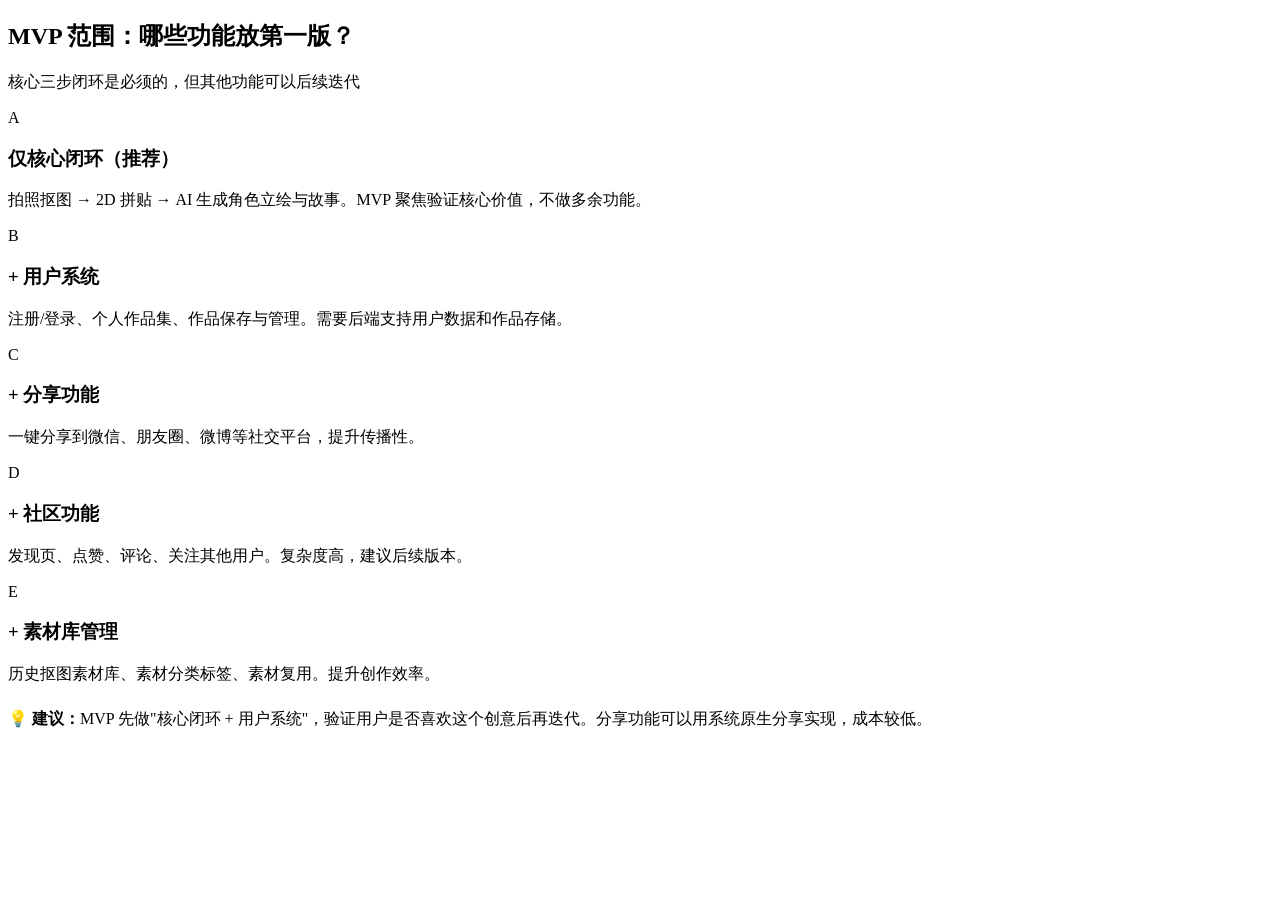
<file: .superpowers/brainstorm/2274-1782798742/content/mvp-scope.html>
<!DOCTYPE html>
<html lang="zh-CN">
<head>
<meta charset="UTF-8">
<title>MVP 范围</title>
</head>
<body>
<h2>MVP 范围：哪些功能放第一版？</h2>
<p class="subtitle">核心三步闭环是必须的，但其他功能可以后续迭代</p>

<div class="options" data-multiselect>
  <div class="option" data-choice="core-loop" onclick="toggleSelect(this)">
    <div class="letter">A</div>
    <div class="content">
      <h3>仅核心闭环（推荐）</h3>
      <p>拍照抠图 → 2D 拼贴 → AI 生成角色立绘与故事。MVP 聚焦验证核心价值，不做多余功能。</p>
    </div>
  </div>

  <div class="option" data-choice="user-system" onclick="toggleSelect(this)">
    <div class="letter">B</div>
    <div class="content">
      <h3>+ 用户系统</h3>
      <p>注册/登录、个人作品集、作品保存与管理。需要后端支持用户数据和作品存储。</p>
    </div>
  </div>

  <div class="option" data-choice="share" onclick="toggleSelect(this)">
    <div class="letter">C</div>
    <div class="content">
      <h3>+ 分享功能</h3>
      <p>一键分享到微信、朋友圈、微博等社交平台，提升传播性。</p>
    </div>
  </div>

  <div class="option" data-choice="community" onclick="toggleSelect(this)">
    <div class="letter">D</div>
    <div class="content">
      <h3>+ 社区功能</h3>
      <p>发现页、点赞、评论、关注其他用户。复杂度高，建议后续版本。</p>
    </div>
  </div>

  <div class="option" data-choice="material-lib" onclick="toggleSelect(this)">
    <div class="letter">E</div>
    <div class="content">
      <h3>+ 素材库管理</h3>
      <p>历史抠图素材库、素材分类标签、素材复用。提升创作效率。</p>
    </div>
  </div>
</div>

<div class="tip" style="margin-top: 24px;">
  <strong>💡 建议：</strong>MVP 先做"核心闭环 + 用户系统"，验证用户是否喜欢这个创意后再迭代。分享功能可以用系统原生分享实现，成本较低。
</div>
</body>
</html>
</file>
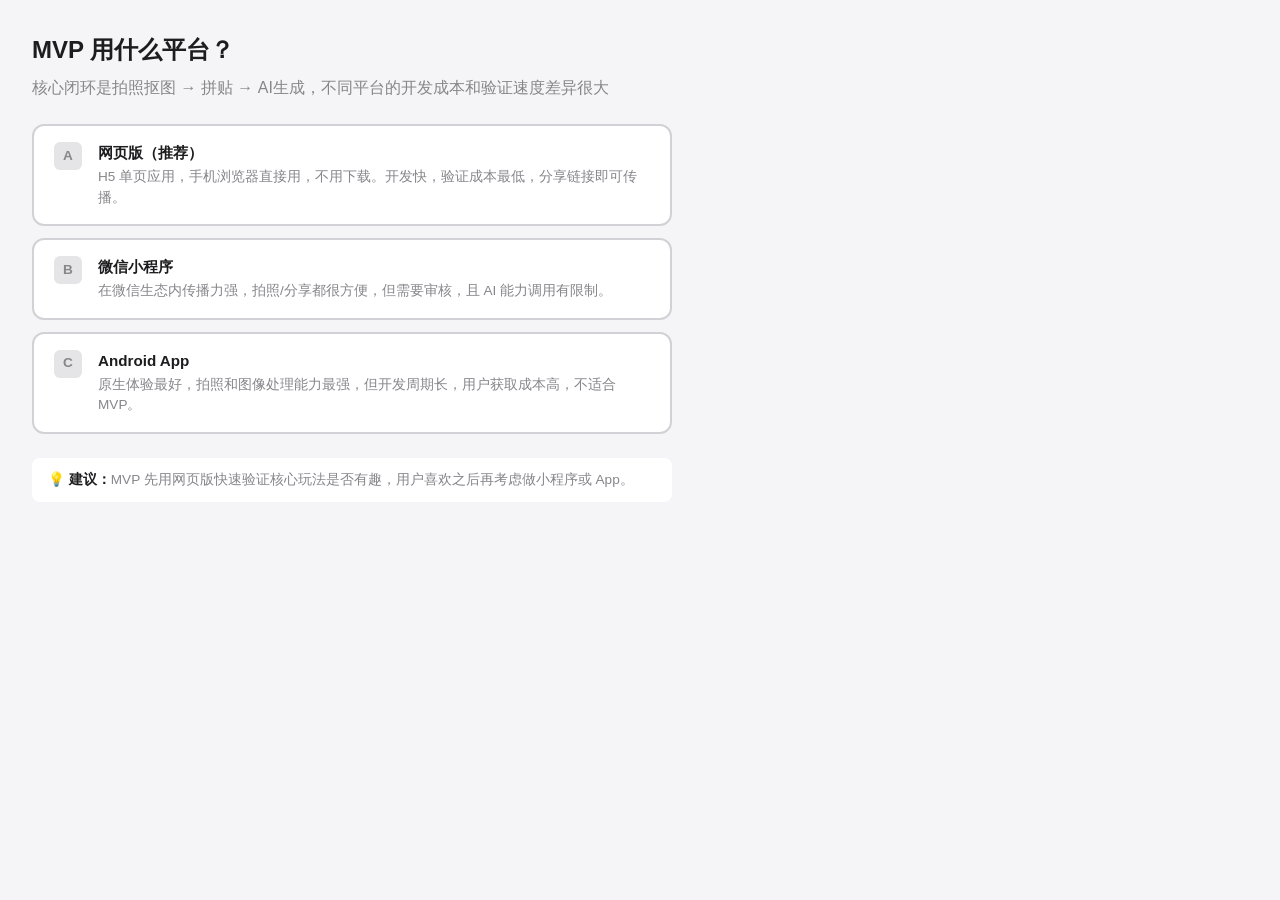
<file: .superpowers/brainstorm/2274-1782798742/content/platform-choice.html>
<!DOCTYPE html>
<html lang="zh-CN">
<head>
<meta charset="UTF-8">
<meta name="viewport" content="width=device-width, initial-scale=1.0">
<title>MVP 平台选择</title>
<style>
  :root {
    --bg-primary: #f5f5f7;
    --bg-secondary: #ffffff;
    --bg-tertiary: #e5e5e7;
    --border: #d1d1d6;
    --text-primary: #1d1d1f;
    --text-secondary: #86868b;
    --text-tertiary: #aeaeb2;
    --accent: #0071e3;
    --accent-hover: #0077ed;
    --success: #34c759;
    --selected-bg: #e8f4fd;
    --selected-border: #0071e3;
  }
  @media (prefers-color-scheme: dark) {
    :root {
      --bg-primary: #1d1d1f;
      --bg-secondary: #2d2d2f;
      --bg-tertiary: #3d3d3f;
      --border: #424245;
      --text-primary: #f5f5f7;
      --text-secondary: #86868b;
      --text-tertiary: #636366;
      --accent: #0a84ff;
      --accent-hover: #409cff;
      --selected-bg: rgba(10, 132, 255, 0.15);
      --selected-border: #0a84ff;
    }
  }
  * { box-sizing: border-box; margin: 0; padding: 0; }
  body {
    font-family: -apple-system, BlinkMacSystemFont, "PingFang SC", "Microsoft YaHei", sans-serif;
    background: var(--bg-primary);
    color: var(--text-primary);
    padding: 2rem;
    line-height: 1.5;
  }
  h2 { font-size: 1.5rem; font-weight: 600; margin-bottom: 0.5rem; }
  .subtitle { color: var(--text-secondary); margin-bottom: 1.5rem; }
  .options { display: flex; flex-direction: column; gap: 0.75rem; max-width: 640px; }
  .option {
    background: var(--bg-secondary);
    border: 2px solid var(--border);
    border-radius: 12px;
    padding: 1rem 1.25rem;
    cursor: pointer;
    transition: all 0.15s ease;
    display: flex;
    align-items: flex-start;
    gap: 1rem;
  }
  .option:hover { border-color: var(--accent); }
  .option.selected { background: var(--selected-bg); border-color: var(--selected-border); }
  .option .letter {
    background: var(--bg-tertiary);
    color: var(--text-secondary);
    width: 1.75rem; height: 1.75rem;
    border-radius: 6px;
    display: flex; align-items: center; justify-content: center;
    font-weight: 600; font-size: 0.85rem; flex-shrink: 0;
  }
  .option.selected .letter { background: var(--accent); color: white; }
  .option .content { flex: 1; }
  .option .content h3 { font-size: 0.95rem; margin-bottom: 0.15rem; }
  .option .content p { color: var(--text-secondary); font-size: 0.85rem; margin: 0; }
  .tip {
    margin-top: 1.5rem;
    padding: 0.75rem 1rem;
    background: var(--bg-secondary);
    border-radius: 8px;
    font-size: 0.85rem;
    color: var(--text-secondary);
    max-width: 640px;
  }
  .tip strong { color: var(--text-primary); }
</style>
</head>
<body>

<h2>MVP 用什么平台？</h2>
<p class="subtitle">核心闭环是拍照抠图 → 拼贴 → AI生成，不同平台的开发成本和验证速度差异很大</p>

<div class="options">
  <div class="option" data-choice="web" onclick="toggleSelect(this)">
    <div class="letter">A</div>
    <div class="content">
      <h3>网页版（推荐）</h3>
      <p>H5 单页应用，手机浏览器直接用，不用下载。开发快，验证成本最低，分享链接即可传播。</p>
    </div>
  </div>

  <div class="option" data-choice="wechat" onclick="toggleSelect(this)">
    <div class="letter">B</div>
    <div class="content">
      <h3>微信小程序</h3>
      <p>在微信生态内传播力强，拍照/分享都很方便，但需要审核，且 AI 能力调用有限制。</p>
    </div>
  </div>

  <div class="option" data-choice="android" onclick="toggleSelect(this)">
    <div class="letter">C</div>
    <div class="content">
      <h3>Android App</h3>
      <p>原生体验最好，拍照和图像处理能力最强，但开发周期长，用户获取成本高，不适合 MVP。</p>
    </div>
  </div>
</div>

<div class="tip">
  <strong>💡 建议：</strong>MVP 先用网页版快速验证核心玩法是否有趣，用户喜欢之后再考虑做小程序或 App。
</div>

<script>
function toggleSelect(el) {
  document.querySelectorAll('.option').forEach(o => o.classList.remove('selected'));
  el.classList.add('selected');
}
</script>

</body>
</html>
</file>
